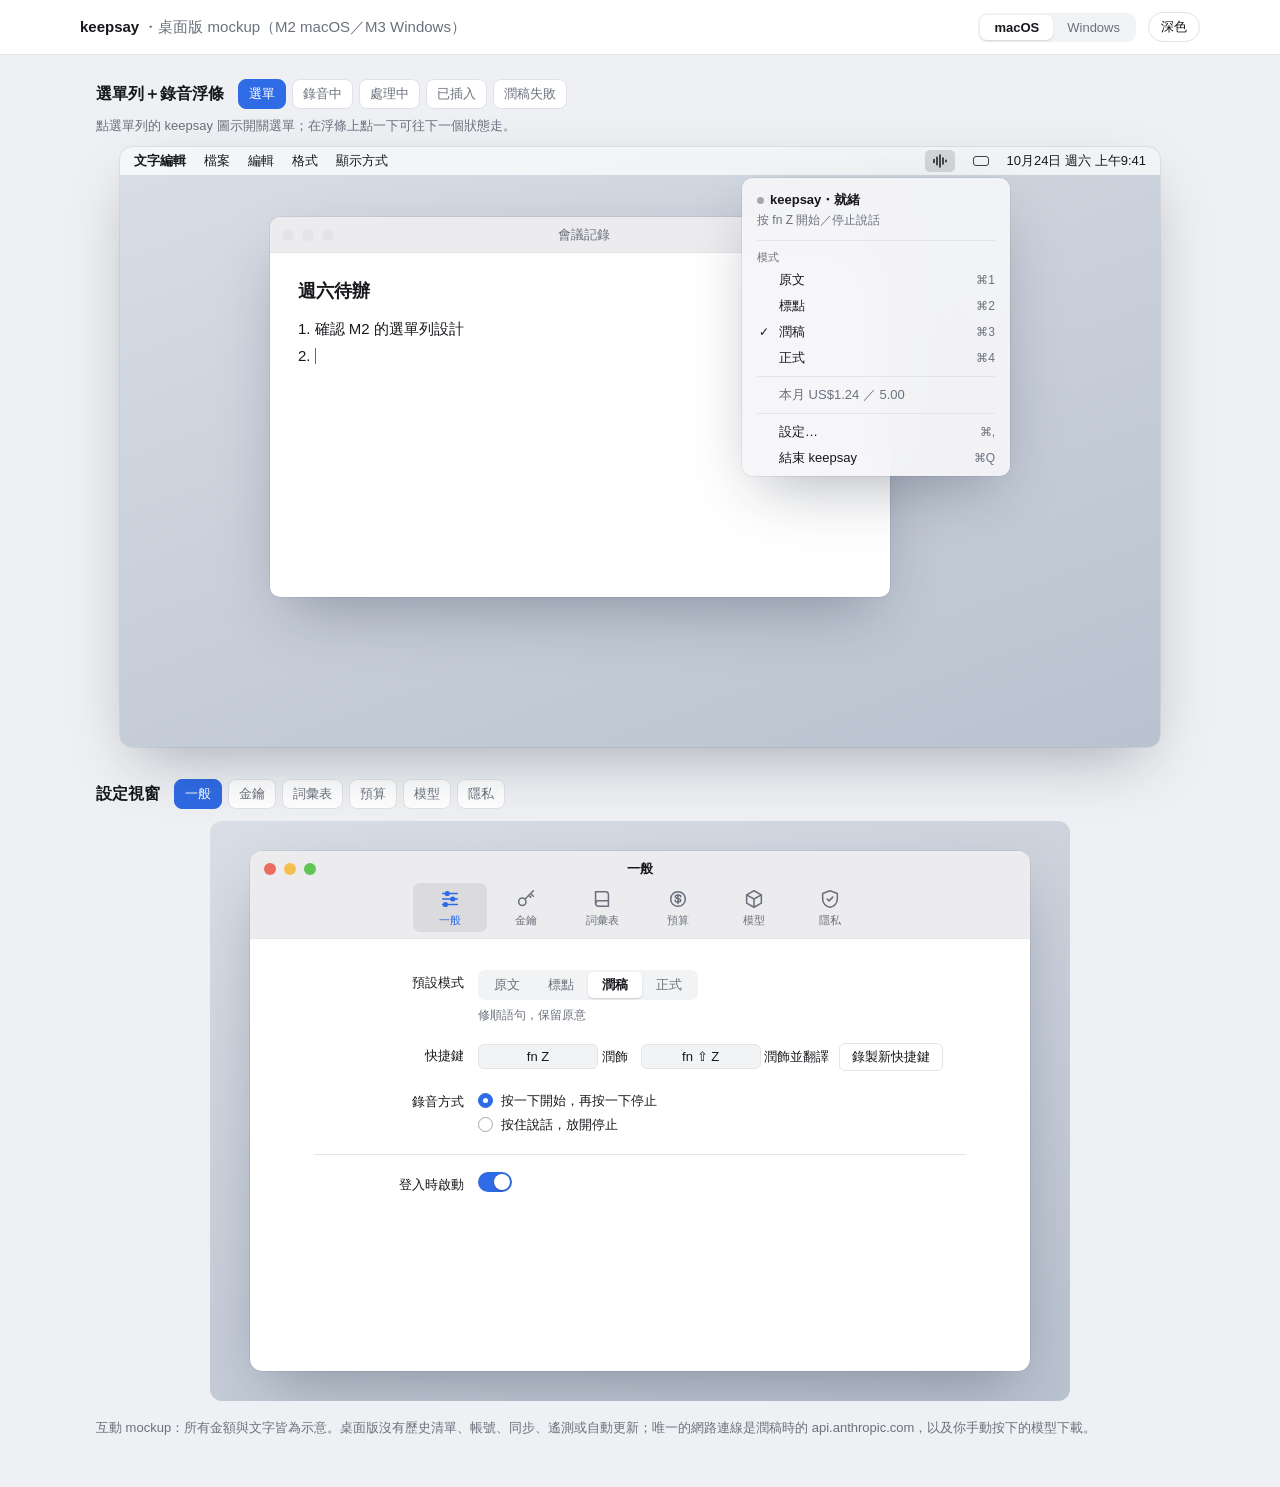
<file: docs/mockups/desktop.html>
<!doctype html>
<html lang="zh-Hant-TW">
<head>
<meta charset="utf-8">
<meta name="viewport" content="width=device-width, initial-scale=1">
<title>keepsay Desktop Mockup</title>
<style>
:root {
  --bg: #eef0f3;
  --chrome: #ffffff;
  --chrome-line: #dfe2e7;
  --text: #16181c;
  --muted: #6b717c;
  --faint: #a2a7b0;
  --accent: #2f6be4;
  --accent-soft: #e6eefc;
  --accent-ink: #ffffff;
  --wall: linear-gradient(160deg, #d9dee6 0%, #c7ced9 55%, #b9c2cf 100%);
  --win: #ffffff;
  --win-side: #f3f4f6;
  --win-bar: #ececee;
  --line: #e2e4e8;
  --field: #f2f3f5;
  --menu: rgba(246, 246, 248, .92);
  --hud: rgba(28, 28, 31, .86);
  --hud-ink: #ffffff;
  --shadow: 0 24px 60px -18px rgba(20, 30, 50, .35), 0 0 0 .5px rgba(0,0,0,.12);
  --taskbar: rgba(238, 240, 244, .92);
  color-scheme: light;
}
@media (prefers-color-scheme: dark) {
  :root:not([data-theme="light"]) {
    --bg: #0f1013; --chrome: #17181c; --chrome-line: #2a2c31; --text: #f1f2f4; --muted: #9298a2; --faint: #61666f;
    --accent: #5b8cf5; --accent-soft: #1c2a47; --accent-ink: #ffffff;
    --wall: linear-gradient(160deg, #2a2f38 0%, #1f232a 55%, #181b21 100%);
    --win: #1f2024; --win-side: #26272b; --win-bar: #2a2b30; --line: #34363c; --field: #2b2d32;
    --menu: rgba(40, 41, 46, .92); --hud: rgba(40, 41, 46, .9); --hud-ink: #ffffff;
    --shadow: 0 24px 60px -18px rgba(0,0,0,.8), 0 0 0 .5px rgba(255,255,255,.1);
    --taskbar: rgba(32, 33, 37, .92); color-scheme: dark;
  }
}
:root[data-theme="dark"] {
  --bg: #0f1013; --chrome: #17181c; --chrome-line: #2a2c31; --text: #f1f2f4; --muted: #9298a2; --faint: #61666f;
  --accent: #5b8cf5; --accent-soft: #1c2a47; --accent-ink: #ffffff;
  --wall: linear-gradient(160deg, #2a2f38 0%, #1f232a 55%, #181b21 100%);
  --win: #1f2024; --win-side: #26272b; --win-bar: #2a2b30; --line: #34363c; --field: #2b2d32;
  --menu: rgba(40, 41, 46, .92); --hud: rgba(40, 41, 46, .9); --hud-ink: #ffffff;
  --shadow: 0 24px 60px -18px rgba(0,0,0,.8), 0 0 0 .5px rgba(255,255,255,.1);
  --taskbar: rgba(32, 33, 37, .92); color-scheme: dark;
}
* { box-sizing: border-box; }
html, body { margin: 0; }
body {
  background: var(--bg); color: var(--text); overflow-x: hidden;
  font-family: -apple-system, BlinkMacSystemFont, "SF Pro Text", "PingFang TC", "Segoe UI Variable", "Segoe UI", "Microsoft JhengHei", "Noto Sans TC", sans-serif;
  -webkit-font-smoothing: antialiased;
}
button { font: inherit; color: inherit; cursor: pointer; }
input { font: inherit; color: inherit; }
.win-font, .win-font button, .win-font input { font-family: "Segoe UI Variable", "Segoe UI", "Microsoft JhengHei", "Noto Sans TC", system-ui, sans-serif; }

/* ---------- page chrome ---------- */
.pagebar { position: sticky; top: 0; z-index: 50; background: var(--chrome); border-bottom: 1px solid var(--chrome-line); padding: 12px 16px; }
.pagebar-top { display: flex; align-items: center; gap: 12px; max-width: 1120px; margin: 0 auto; }
.pagebar h1 { font-size: 15px; font-weight: 600; margin: 0; flex: 1; min-width: 0; }
.pagebar h1 span { color: var(--muted); font-weight: 400; }
@media (max-width: 640px) { .pagebar h1 span { display: none; } }
.pill-btn { border: 1px solid var(--chrome-line); background: transparent; border-radius: 999px; padding: 5px 12px; font-size: 13px; white-space: nowrap; }
.tabs { display: inline-flex; background: var(--field); border-radius: 9px; padding: 2px; }
.tabs button { border: 0; background: transparent; border-radius: 7px; padding: 5px 14px; font-size: 13px; color: var(--muted); }
.tabs button.on { background: var(--chrome); color: var(--text); font-weight: 600; box-shadow: 0 1px 2px rgba(0,0,0,.12); }

.section { max-width: 1120px; margin: 0 auto; padding: 24px 16px 8px; }
.sec-head { display: flex; flex-wrap: wrap; align-items: center; gap: 8px 14px; margin-bottom: 12px; }
.sec-head h2 { font-size: 16px; margin: 0; font-weight: 600; }
.sec-head p { margin: 0; color: var(--muted); font-size: 13px; flex-basis: 100%; }
.switcher { display: flex; flex-wrap: wrap; gap: 6px; }
.switcher button { border: 1px solid var(--chrome-line); background: var(--chrome); border-radius: 8px; padding: 5px 10px; font-size: 13px; color: var(--muted); }
.switcher button.on { background: var(--accent); border-color: var(--accent); color: var(--accent-ink); }

.fit { position: relative; margin: 0 auto; }
.fit > .frame { position: absolute; top: 0; left: 0; transform-origin: top left; border-radius: 12px; overflow: hidden; }
.platform { display: none; }
.platform.on { display: block; }
.footnote { max-width: 1120px; margin: 8px auto 48px; padding: 0 16px; color: var(--muted); font-size: 13px; line-height: 1.7; }

/* ---------- desktop scene ---------- */
.scene { width: 1040px; height: 600px; background: var(--wall); position: relative; box-shadow: var(--shadow); }
.menubar {
  height: 28px; display: flex; align-items: center; padding: 0 14px; gap: 18px; font-size: 13px;
  background: color-mix(in srgb, var(--win) 72%, transparent); backdrop-filter: blur(20px);
}
.menubar b { font-weight: 600; }
.menubar .spacer { flex: 1; }
.mb-icon { display: grid; place-items: center; width: 30px; height: 22px; border-radius: 5px; border: 0; background: transparent; padding: 0; }
.mb-icon.on { background: color-mix(in srgb, var(--text) 14%, transparent); }
.mb-icon.live, .tray .ti.live { color: var(--accent); }
.mb-icon svg { width: 18px; height: 18px; }
.mb-glyph { width: 16px; height: 10px; border: 1.5px solid var(--text); border-radius: 3px; opacity: .8; }

.appwin {
  position: absolute; background: var(--win); border-radius: 10px; box-shadow: var(--shadow); overflow: hidden;
}
.titlebar { height: 36px; display: flex; align-items: center; padding: 0 12px; gap: 8px; background: var(--win-bar); font-size: 13px; color: var(--muted); border-bottom: 1px solid var(--line); }
.lights { display: flex; gap: 8px; }
.lights i { width: 12px; height: 12px; border-radius: 6px; background: var(--line); display: block; }
.doc { padding: 22px 28px; font-size: 15px; line-height: 1.8; }
.doc h4 { margin: 0 0 8px; font-size: 18px; }
.ins { background: var(--accent-soft); border-radius: 3px; transition: background 1.5s; }
.caret { display: inline-block; width: 1.5px; height: 1.1em; background: var(--accent); vertical-align: -3px; animation: blink 1s steps(1) infinite; }
@keyframes blink { 50% { opacity: 0; } }

.menu {
  position: absolute; width: 268px; background: var(--menu); backdrop-filter: blur(30px); border-radius: 10px; padding: 5px;
  box-shadow: var(--shadow); font-size: 13px; z-index: 5;
}
.menu .mi { display: flex; align-items: center; gap: 8px; padding: 0 10px; height: 26px; border-radius: 5px; border: 0; background: transparent; width: 100%; text-align: left; font-size: 13px; }
.menu button.mi:hover { background: var(--accent); color: var(--accent-ink); }
.menu button.mi:hover .kbd, .menu button.mi:hover .check { color: var(--accent-ink); }
.menu .mi .grow { flex: 1; }
.menu .kbd { color: var(--muted); font-size: 12px; }
.menu .check { width: 14px; color: var(--text); font-size: 12px; text-align: center; }
.menu .sep { height: 1px; background: var(--line); margin: 5px 10px; }
.menu .head { padding: 8px 10px 6px; }
.menu .head .t { font-weight: 600; font-size: 13px; display: flex; align-items: center; gap: 6px; }
.menu .head .s { color: var(--muted); font-size: 12px; margin-top: 3px; }
.menu .label { color: var(--muted); font-size: 11px; padding: 4px 10px 2px; }
.dot { width: 7px; height: 7px; border-radius: 4px; background: var(--faint); display: inline-block; }
.dot.on { background: var(--accent); }
.menu .muted { color: var(--muted); }

/* HUD overlay */
.hud {
  position: absolute; left: 50%; transform: translateX(-50%); display: flex; align-items: center; gap: 12px;
  background: var(--hud); color: var(--hud-ink); backdrop-filter: blur(24px); height: 48px; padding: 0 20px 0 16px;
  border-radius: 24px; font-size: 14px; white-space: nowrap; box-shadow: 0 12px 30px -8px rgba(0,0,0,.45); z-index: 6;
}
.hud.win { border-radius: 8px; height: 52px; background: var(--menu); color: var(--text); border: 1px solid var(--line); }
.hud .bars { display: flex; gap: 3px; align-items: center; height: 22px; }
.hud .bars i { width: 3px; border-radius: 2px; background: var(--accent); height: 6px; transition: height .09s; }
.hud .t { font-variant-numeric: tabular-nums; opacity: .75; }
.hud .k { font-size: 12px; opacity: .6; border-left: 1px solid currentColor; padding-left: 12px; margin-left: 2px; border-color: color-mix(in srgb, currentColor 30%, transparent); }
.spin { width: 16px; height: 16px; border-radius: 50%; border: 2px solid color-mix(in srgb, currentColor 25%, transparent); border-top-color: var(--accent); animation: spin .8s linear infinite; }
@keyframes spin { to { transform: rotate(360deg); } }
.okc { width: 20px; height: 20px; border-radius: 10px; background: var(--accent); color: #fff; display: grid; place-items: center; }
.okc svg { width: 12px; height: 12px; }
.okc.warn { background: #8a8f98; }
.recdot { width: 10px; height: 10px; border-radius: 5px; background: var(--accent); animation: pulse 1.2s infinite; }
@keyframes pulse { 50% { opacity: .35; } }

/* Windows taskbar */
.taskbar {
  position: absolute; left: 0; right: 0; bottom: 0; height: 48px; background: var(--taskbar); backdrop-filter: blur(30px);
  border-top: 1px solid var(--line); display: flex; align-items: center; padding: 0 10px; font-size: 12px;
}
.tb-center { position: absolute; left: 50%; transform: translateX(-50%); display: flex; gap: 6px; }
.tb-center i { width: 36px; height: 36px; border-radius: 6px; display: grid; place-items: center; }
.tb-center i::after { content: ""; width: 22px; height: 22px; border-radius: 5px; background: color-mix(in srgb, var(--text) 18%, transparent); }
.tb-center i.active { background: color-mix(in srgb, var(--text) 7%, transparent); }
.tray { margin-left: auto; display: flex; align-items: center; gap: 2px; }
.tray .ti { height: 36px; min-width: 30px; padding: 0 6px; border-radius: 5px; display: grid; place-items: center; border: 0; background: transparent; }
.tray .ti.on { background: color-mix(in srgb, var(--text) 9%, transparent); }
.tray .ti svg { width: 16px; height: 16px; }
.tray .clock { text-align: right; line-height: 1.35; padding: 0 8px; font-size: 12px; }
.menu.win { border-radius: 8px; padding: 4px; border: 1px solid var(--line); width: 272px; }
.menu.win .mi { height: 32px; border-radius: 4px; padding: 0 12px; }
.menu.win button.mi:hover { background: color-mix(in srgb, var(--text) 7%, transparent); color: var(--text); }
.menu.win button.mi:hover .kbd { color: var(--muted); }
.menu.win button.mi:hover .check { color: var(--text); }

/* ---------- settings windows ---------- */
.backdrop { width: 860px; height: 580px; background: var(--wall); position: relative; display: grid; place-items: center; }
.setwin { width: 780px; height: 520px; background: var(--win); border-radius: 12px; box-shadow: var(--shadow); overflow: hidden; display: flex; flex-direction: column; position: relative; }
.mac-toolbar { background: var(--win-bar); border-bottom: 1px solid var(--line); padding: 10px 14px 6px; }
.mac-toolbar .top { display: flex; align-items: center; height: 16px; }
.mac-toolbar .top .ttl { flex: 1; text-align: center; font-size: 13px; font-weight: 600; margin-right: 52px; }
.mac-tabs { display: flex; justify-content: center; gap: 2px; margin-top: 6px; }
.mac-tabs button { border: 0; background: transparent; border-radius: 7px; width: 74px; padding: 5px 0 4px; display: flex; flex-direction: column; align-items: center; gap: 3px; font-size: 11px; color: var(--muted); }
.mac-tabs button svg { width: 22px; height: 22px; }
.mac-tabs button.on { background: color-mix(in srgb, var(--text) 8%, transparent); color: var(--accent); }
.pane { flex: 1; overflow: auto; padding: 22px 64px 24px; font-size: 13px; }
.form-row { display: grid; grid-template-columns: 150px 1fr; gap: 14px; align-items: start; padding: 9px 0; }
.form-row > .lbl { text-align: right; color: var(--text); padding-top: 4px; }
.form-row .help { color: var(--muted); font-size: 12px; margin-top: 6px; line-height: 1.55; }
.hr { height: 1px; background: var(--line); margin: 8px 0; }
.seg { display: inline-flex; background: var(--field); border-radius: 7px; padding: 2px; }
.seg button { border: 0; background: transparent; border-radius: 5px; padding: 4px 14px; font-size: 13px; color: var(--muted); }
.seg button.on { background: var(--win); color: var(--text); font-weight: 600; box-shadow: 0 1px 2px rgba(0,0,0,.15); }
.keycap { display: inline-flex; align-items: center; gap: 6px; border: 1px solid var(--line); background: var(--field); border-radius: 6px; padding: 4px 10px; font-size: 13px; min-width: 120px; justify-content: center; }
.radio-line { display: flex; align-items: center; gap: 8px; padding: 3px 0; cursor: pointer; }
.rd { width: 15px; height: 15px; border-radius: 8px; border: 1.5px solid var(--faint); display: grid; place-items: center; flex: none; }
.rd.on { border-color: var(--accent); background: var(--accent); }
.rd.on::after { content: ""; width: 5px; height: 5px; border-radius: 3px; background: #fff; }
.tgl { width: 34px; height: 20px; border-radius: 10px; background: var(--line); position: relative; border: 0; padding: 0; flex: none; }
.tgl::after { content: ""; position: absolute; top: 2px; left: 2px; width: 16px; height: 16px; border-radius: 8px; background: #fff; box-shadow: 0 1px 2px rgba(0,0,0,.25); transition: left .15s; }
.tgl.on { background: var(--accent); }
.tgl.on::after { left: 16px; }
.btn { border: 1px solid var(--line); background: var(--win); border-radius: 6px; padding: 4px 12px; font-size: 13px; min-height: 26px; }
.btn.primary { background: var(--accent); border-color: var(--accent); color: var(--accent-ink); }
.btn[disabled] { opacity: .45; cursor: default; }
.fp { font-family: ui-monospace, "SF Mono", Menlo, Consolas, monospace; background: var(--field); padding: 3px 8px; border-radius: 5px; font-size: 13px; }
.box { border: 1px solid var(--line); border-radius: 8px; overflow: hidden; }
.box .r { display: flex; align-items: center; gap: 10px; padding: 0 12px; min-height: 34px; border-bottom: 1px solid var(--line); }
.box .r:last-child { border-bottom: 0; }
.box .r .grow { flex: 1; min-width: 0; }
.box .r .sub { color: var(--muted); font-size: 11px; }
.box .r.sel { background: var(--accent-soft); }
.box-tools { display: flex; border: 1px solid var(--line); border-top: 0; border-radius: 0 0 8px 8px; margin-top: -1px; }
.box-tools button { border: 0; border-right: 1px solid var(--line); background: transparent; width: 28px; height: 24px; font-size: 15px; color: var(--muted); }
.box-tools input { flex: 1; border: 0; background: transparent; outline: 0; padding: 0 10px; font-size: 13px; min-width: 0; }
.securefield { display: flex; align-items: center; gap: 8px; border: 1px solid var(--line); border-radius: 6px; padding: 0 8px; height: 28px; background: var(--win); width: 300px; }
.securefield:focus-within { border-color: var(--accent); box-shadow: 0 0 0 3px color-mix(in srgb, var(--accent) 25%, transparent); }
.securefield input { border: 0; outline: 0; background: transparent; flex: 1; min-width: 0; font-size: 13px; letter-spacing: 1.5px; }
.securefield input::placeholder { letter-spacing: 0; color: var(--faint); }
.securefield svg { width: 14px; height: 14px; color: var(--faint); }
.num { width: 80px; border: 1px solid var(--line); border-radius: 6px; padding: 3px 8px; background: var(--win); text-align: right; font-size: 13px; font-variant-numeric: tabular-nums; outline: 0; }
.ubar { height: 8px; background: var(--field); border-radius: 4px; position: relative; width: 320px; margin: 6px 0 4px; }
.ubar i { position: absolute; inset: 0 auto 0 0; background: var(--accent); border-radius: 4px; }
.ubar b { position: absolute; top: -3px; bottom: -3px; width: 2px; background: var(--muted); }
.tag { display: inline-block; font-size: 11px; color: var(--accent); background: var(--accent-soft); padding: 2px 6px; border-radius: 4px; margin-left: 6px; }
.perm { display: inline-flex; align-items: center; gap: 6px; }
.privacy-card { border: 1px dashed var(--line); border-radius: 10px; padding: 14px 16px; margin-top: 6px; }
.privacy-card .p1 { font-weight: 600; font-size: 14px; }
.privacy-card .p2 { color: var(--muted); font-size: 12px; margin-top: 6px; line-height: 1.6; }
details.guide summary { cursor: pointer; color: var(--accent); font-size: 12px; margin-top: 8px; }
details.guide ol { margin: 6px 0 0; padding-left: 18px; color: var(--muted); font-size: 12px; line-height: 1.7; }
details.guide b { color: var(--text); font-weight: 600; }

/* Windows settings */
.win-titlebar { height: 40px; display: flex; align-items: center; padding-left: 14px; font-size: 12px; gap: 10px; background: var(--win-side); }
.win-titlebar .grow { flex: 1; }
.win-titlebar .caps { display: flex; }
.win-titlebar .caps span { width: 46px; height: 40px; display: grid; place-items: center; font-size: 13px; color: var(--muted); }
.win-body { flex: 1; display: flex; min-height: 0; background: var(--win-side); }
.win-nav { width: 200px; padding: 8px 6px; }
.win-nav button { display: flex; align-items: center; gap: 12px; width: 100%; border: 0; background: transparent; border-radius: 5px; height: 36px; padding: 0 12px; font-size: 14px; position: relative; text-align: left; }
.win-nav button svg { width: 16px; height: 16px; color: var(--muted); }
.win-nav button.on { background: color-mix(in srgb, var(--text) 7%, transparent); }
.win-nav button.on::before { content: ""; position: absolute; left: 0; top: 10px; bottom: 10px; width: 3px; border-radius: 2px; background: var(--accent); }
.win-content { flex: 1; overflow: auto; padding: 8px 24px 24px 12px; }
.win-content h3 { font-size: 26px; font-weight: 600; margin: 4px 0 16px; letter-spacing: -.3px; }
.card { background: var(--win); border: 1px solid var(--line); border-radius: 6px; padding: 12px 16px; display: flex; align-items: center; gap: 14px; margin-bottom: 4px; font-size: 14px; min-height: 60px; }
.card .grow { flex: 1; min-width: 0; }
.card .sub { color: var(--muted); font-size: 12px; margin-top: 2px; line-height: 1.5; }
.card.col { display: block; }
.win-font .btn { border-radius: 4px; min-height: 32px; padding: 4px 14px; font-size: 14px; }
.win-font .seg { border-radius: 4px; }
.webview-tag { display: inline-block; font-size: 11px; color: var(--muted); border: 1px solid var(--line); border-radius: 4px; padding: 1px 6px; margin-left: 8px; vertical-align: 3px; font-weight: 400; letter-spacing: 0; }

/* Native Win32 dialog — deliberately not themed by the page */
.native-layer { position: absolute; inset: 0; background: rgba(0,0,0,.4); display: none; place-items: center; z-index: 20; }
.native-layer.on { display: grid; }
.native-wrap { position: relative; }
.native-callout {
  position: absolute; left: 50%; top: calc(100% + 14px); transform: translateX(-50%); white-space: nowrap;
  background: #fff7d6; color: #5a4a00; border: 1.5px dashed #b08d00; border-radius: 6px; font-size: 12px; font-weight: 600; padding: 4px 10px;
  font-family: "Segoe UI", "Microsoft JhengHei", sans-serif;
}
.w32 {
  width: 380px; background: #f0f0f0; color: #000; border: 1px solid #8a8a8a; box-shadow: 0 8px 28px rgba(0,0,0,.4);
  font-family: "Segoe UI", "Microsoft JhengHei", Tahoma, sans-serif; font-size: 12px; color-scheme: light;
}
.w32 .cap { height: 30px; background: #fff; display: flex; align-items: center; padding-left: 10px; gap: 8px; border-bottom: 1px solid #dcdcdc; }
.w32 .cap .ico { width: 14px; height: 14px; background: #2f6be4; border-radius: 2px; }
.w32 .cap .grow { flex: 1; }
.w32 .cap .x { width: 44px; height: 30px; display: grid; place-items: center; font-size: 13px; }
.w32 .body { padding: 16px 16px 12px; }
.w32 .body p { margin: 0 0 8px; line-height: 1.5; }
.w32 input {
  width: 100%; height: 23px; border: 1px solid #7a7a7a; background: #fff; padding: 0 4px; font-size: 13px; outline: 0; color: #000;
  font-family: inherit; letter-spacing: 1px;
}
.w32 input:focus { border-color: #0078d7; }
.w32 .small { color: #444; margin-top: 8px; line-height: 1.5; }
.w32 .foot { display: flex; justify-content: flex-end; gap: 8px; padding: 10px 16px 14px; }
.w32 .foot button { min-width: 75px; height: 23px; background: #e1e1e1; border: 1px solid #adadad; font-size: 12px; font-family: inherit; color: #000; }
.w32 .foot button.def { border: 2px solid #0078d7; }
.w32 .foot button[disabled] { color: #8a8a8a; }
</style>
</head>
<body>

<header class="pagebar">
  <div class="pagebar-top">
    <h1>keepsay <span>・桌面版 mockup（M2 macOS／M3 Windows）</span></h1>
    <div class="tabs" id="platTabs"><button data-plat="mac" class="on">macOS</button><button data-plat="win">Windows</button></div>
    <button class="pill-btn" id="themeBtn" type="button">深色</button>
  </div>
</header>

<!-- ======================= macOS ======================= -->
<div class="platform on" id="plat-mac">
  <section class="section">
    <div class="sec-head">
      <h2>選單列＋錄音浮條</h2>
      <div class="switcher" data-scene-for="mac">
        <button data-scene="menu">選單</button><button data-scene="rec">錄音中</button><button data-scene="proc">處理中</button><button data-scene="ins">已插入</button><button data-scene="fb">潤稿失敗</button>
      </div>
      <p>點選單列的 keepsay 圖示開關選單；在浮條上點一下可往下一個狀態走。</p>
    </div>
    <div class="fit" data-w="1040" data-h="600">
      <div class="frame scene" id="mac-scene">
        <div class="menubar">
          <b>文字編輯</b><span>檔案</span><span>編輯</span><span>格式</span><span>顯示方式</span>
          <span class="spacer"></span>
          <button class="mb-icon on" id="mac-icon" aria-label="keepsay"></button>
          <span class="mb-glyph"></span>
          <span>10月24日 週六 上午9:41</span>
        </div>
        <div class="appwin" style="left:150px;top:70px;width:620px;height:380px">
          <div class="titlebar"><span class="lights"><i></i><i></i><i></i></span><span style="flex:1;text-align:center;margin-right:52px">會議記錄</span></div>
          <div class="doc" id="mac-doc"></div>
        </div>
        <div id="mac-menu-slot"></div>
        <div id="mac-hud-slot"></div>
      </div>
    </div>
  </section>

  <section class="section">
    <div class="sec-head">
      <h2>設定視窗</h2>
      <div class="switcher" data-pane-for="mac"></div>
    </div>
    <div class="fit" data-w="860" data-h="580">
      <div class="frame backdrop">
        <div class="setwin">
          <div class="mac-toolbar">
            <div class="top"><span class="lights"><i style="background:#ec6a5e"></i><i style="background:#f4bf4f"></i><i style="background:#61c554"></i></span><span class="ttl" id="mac-pane-title">一般</span></div>
            <div class="mac-tabs" id="mac-tabs"></div>
          </div>
          <div class="pane" id="mac-pane"></div>
        </div>
      </div>
    </div>
  </section>
</div>

<!-- ======================= Windows ======================= -->
<div class="platform win-font" id="plat-win">
  <section class="section">
    <div class="sec-head">
      <h2>系統匣＋錄音浮條（Win11）</h2>
      <div class="switcher" data-scene-for="win">
        <button data-scene="menu">選單</button><button data-scene="rec">錄音中</button><button data-scene="proc">處理中</button><button data-scene="ins">已插入</button><button data-scene="fb">潤稿失敗</button>
      </div>
      <p>點系統匣的 keepsay 圖示開關選單；在浮條上點一下可往下一個狀態走。</p>
    </div>
    <div class="fit" data-w="1040" data-h="600">
      <div class="frame scene" id="win-scene">
        <div class="appwin" style="left:170px;top:40px;width:640px;height:400px;border-radius:8px">
          <div class="titlebar" style="background:var(--win-side)"><span style="flex:1">會議記錄.txt － 記事本</span><span style="letter-spacing:22px">─ □ ✕</span></div>
          <div class="doc" id="win-doc"></div>
        </div>
        <div id="win-menu-slot"></div>
        <div id="win-hud-slot"></div>
        <div class="taskbar">
          <div class="tb-center"><i></i><i></i><i class="active"></i><i></i><i></i></div>
          <div class="tray">
            <span class="ti">⌃</span>
            <button class="ti on" id="win-icon" aria-label="keepsay"></button>
            <span class="ti"><span class="mb-glyph" style="width:14px;height:9px"></span></span>
            <span class="clock">上午 09:41<br>2026/10/24</span>
          </div>
        </div>
      </div>
    </div>
  </section>

  <section class="section">
    <div class="sec-head">
      <h2>設定視窗</h2>
      <div class="switcher" data-pane-for="win"></div>
      <p>設定頁本身是 WebView。金鑰輸入改由原生 Win32 對話框處理（到「金鑰」頁按「更換…」）。</p>
    </div>
    <div class="fit" data-w="860" data-h="580">
      <div class="frame backdrop">
        <div class="setwin" style="border-radius:8px">
          <div class="win-titlebar"><span class="okc" style="width:16px;height:16px;border-radius:4px"></span><span class="grow">keepsay 設定</span><span class="caps"><span>─</span><span>□</span><span>✕</span></span></div>
          <div class="win-body">
            <nav class="win-nav" id="win-nav"></nav>
            <div class="win-content" id="win-pane"></div>
          </div>
          <div class="native-layer" id="native-layer">
            <div class="native-wrap">
              <div class="native-callout">原生對話框（金鑰不進 WebView）</div>
              <div class="w32" role="dialog" aria-label="keepsay — 輸入 API 金鑰">
                <div class="cap"><span class="ico"></span><span class="grow">keepsay — 輸入 API 金鑰</span><span class="x" id="w32-x">✕</span></div>
                <div class="body">
                  <p>請貼上你的 Claude API 金鑰：</p>
                  <input type="password" id="w32-input" autocomplete="off" spellcheck="false">
                  <div class="small">金鑰會存入 Windows 認證管理員（DPAPI）。<br>儲存後只顯示末四碼，無法再查看。</div>
                </div>
                <div class="foot"><button class="def" id="w32-ok" disabled>確定</button><button id="w32-cancel">取消</button></div>
              </div>
            </div>
          </div>
        </div>
      </div>
    </div>
  </section>
</div>

<p class="footnote">互動 mockup：所有金額與文字皆為示意。桌面版沒有歷史清單、帳號、同步、遙測或自動更新；唯一的網路連線是潤稿時的 api.anthropic.com，以及你手動按下的模型下載。</p>

<script>
(function () {
  var $ = function (s, r) { return (r || document).querySelector(s); };
  var $$ = function (s, r) { return Array.prototype.slice.call((r || document).querySelectorAll(s)); };
  function esc(s) { return String(s).replace(/[&<>"']/g, function (c) { return { '&': '&amp;', '<': '&lt;', '>': '&gt;', '"': '&quot;', "'": '&#39;' }[c]; }); }

  /* ---- theme ---- */
  var root = document.documentElement, themeBtn = $('#themeBtn');
  function isDark() { var t = root.getAttribute('data-theme'); if (t) return t === 'dark'; return matchMedia('(prefers-color-scheme: dark)').matches; }
  function syncTheme() { themeBtn.textContent = isDark() ? '淺色' : '深色'; }
  themeBtn.onclick = function () { root.setAttribute('data-theme', isDark() ? 'light' : 'dark'); syncTheme(); };
  syncTheme();

  /* ---- fit frames ---- */
  function fitAll() {
    $$('.platform.on .fit').forEach(function (f) {
      var w = +f.dataset.w, h = +f.dataset.h;
      var cs = getComputedStyle(f.parentElement);
      var avail = f.parentElement.clientWidth - parseFloat(cs.paddingLeft) - parseFloat(cs.paddingRight);
      var s = Math.min(1, avail / w);
      f.style.width = (w * s) + 'px'; f.style.height = (h * s) + 'px';
      f.firstElementChild.style.transform = 'scale(' + s + ')';
    });
  }
  addEventListener('resize', fitAll);

  /* ---- platform tabs ---- */
  $('#platTabs').onclick = function (e) {
    var b = e.target.closest('button'); if (!b) return;
    $$('#platTabs button').forEach(function (x) { x.classList.toggle('on', x === b); });
    $$('.platform').forEach(function (p) { p.classList.toggle('on', p.id === 'plat-' + b.dataset.plat); });
    fitAll();
  };

  /* ---- shared state ---- */
  var MODES = [['raw', '原文'], ['light', '標點'], ['polish', '潤稿'], ['formal', '正式']];
  var MODE_DESC = { raw: '只轉寫，不連網', light: '補標點、分段，不改字', polish: '修順語句，保留原意', formal: '改成正式書面語' };
  var S = {
    mode: 'polish', hasKey: true, fp: 'a1B2', toggle: true,
    glossary: ['keepsay', 'Kevin', 'TestFlight', 'Claude', 'WebView'], gSel: -1,
    model: 'small',
    models: [
      { id: 'base', name: 'Whisper base', size: '142 MB', note: '最快', have: false },
      { id: 'small', name: 'Whisper small', size: '466 MB', note: '建議', have: true },
      { id: 'turbo', name: 'Whisper large-v3-turbo', size: '1.6 GB', note: '最準', have: false }
    ],
    mic: true, ax: false, macEdit: false
  };
  var SHORT = { mac: 'fn Z', win: 'Alt+Shift+Z' };
  var RAW = '明天下午三點跟 kevin 開會 討論 keep say 的 ios 鍵盤擴充 嗯 記得先準備 test flight 的版本';
  var POL = '明天下午三點跟 Kevin 開會，討論 keepsay 的 iOS 鍵盤擴充，記得先準備 TestFlight 的版本。';
  function modeName(m) { return MODES.filter(function (x) { return x[0] === m; })[0][1]; }

  var WAVE = '<svg viewBox="0 0 24 24" fill="none" stroke="currentColor" stroke-width="2" stroke-linecap="round"><path d="M4 10v4M8 7v10M12 4v16M16 8v8M20 11v2"/></svg>';
  var CHECK = '<svg viewBox="0 0 24 24" fill="none" stroke="currentColor" stroke-width="3.5" stroke-linecap="round" stroke-linejoin="round"><path d="M5 12l5 5 9-10"/></svg>';
  $('#mac-icon').innerHTML = WAVE; $('#win-icon').innerHTML = WAVE;

  /* ---- scenes (menu + overlay) ---- */
  var scene = { mac: 'menu', win: 'menu' }, menuOpen = { mac: true, win: true }, timers = { mac: [], win: [] };
  function clear(p) { timers[p].forEach(function (t) { clearInterval(t); clearTimeout(t); }); timers[p] = []; }

  function menuHTML(p) {
    var status = { menu: '就緒', rec: '錄音中', proc: '處理中', ins: '就緒', fb: '就緒' }[scene[p]];
    var h = '<div class="head"><div class="t"><span class="dot' + (scene[p] === 'rec' ? ' on' : '') + '"></span>keepsay・' + status + '</div>' +
      '<div class="s">按 ' + SHORT[p] + ' 開始／停止說話</div></div><div class="sep"></div><div class="label">模式</div>';
    MODES.forEach(function (m, i) {
      var dis = !S.hasKey && m[0] !== 'raw';
      h += '<button class="mi" data-mode="' + m[0] + '"' + (dis ? ' disabled style="opacity:.4"' : '') + '><span class="check">' + (S.mode === m[0] ? '✓' : '') + '</span><span class="grow">' + m[1] + '</span><span class="kbd">' + (p === 'mac' ? '⌘' + (i + 1) : '') + '</span></button>';
    });
    h += '<div class="sep"></div>';
    h += '<div class="mi muted"><span class="check"></span><span class="grow">' + (S.hasKey ? '本月 US$1.24 ／ 5.00' : '未設定金鑰・只用原文') + '</span></div>';
    h += '<div class="sep"></div>';
    h += '<button class="mi" data-act="settings"><span class="check"></span><span class="grow">設定…</span><span class="kbd">' + (p === 'mac' ? '⌘,' : '') + '</span></button>';
    h += '<button class="mi" data-act="quit"><span class="check"></span><span class="grow">結束 keepsay</span><span class="kbd">' + (p === 'mac' ? '⌘Q' : '') + '</span></button>';
    return h;
  }

  function hudHTML(p) {
    var s = scene[p], k = '<span class="k">' + SHORT[p] + ' 停止</span>';
    if (s === 'rec') {
      var bars = ''; for (var i = 0; i < 12; i++) bars += '<i></i>';
      return '<span class="recdot"></span><span class="bars">' + bars + '</span><span class="t" data-t>0:00</span>' + k;
    }
    if (s === 'proc') return '<span class="spin"></span><span data-ph>轉寫中…</span>';
    if (s === 'ins') return '<span class="okc">' + CHECK + '</span><span>已插入・' + modeName(S.mode) + '</span>';
    if (s === 'fb') return '<span class="okc warn"><b style="font-size:12px">!</b></span><span>潤稿失敗，已插入原文</span><span class="k">連線逾時</span>';
    return '';
  }

  function docHTML(p) {
    var s = scene[p], ins = '';
    if (s === 'ins') ins = '<span class="ins">' + esc(S.mode === 'raw' ? RAW : POL) + '</span>';
    if (s === 'fb') ins = '<span class="ins">' + esc(RAW) + '</span>';
    return '<h4>週六待辦</h4>1. 確認 M2 的選單列設計<br>2. ' + ins + '<span class="caret"></span>';
  }

  function renderScene(p) {
    clear(p);
    var sc = $('#' + p + '-scene');
    $('#' + p + '-doc').innerHTML = docHTML(p);
    $$('[data-scene-for="' + p + '"] button').forEach(function (b) { b.classList.toggle('on', b.dataset.scene === scene[p]); });
    // menu
    var ms = $('#' + p + '-menu-slot');
    var showMenu = menuOpen[p];
    $('#' + p + '-icon').classList.toggle('on', showMenu);
    $('#' + p + '-icon').classList.toggle('live', scene[p] === 'rec' || scene[p] === 'proc');
    if (showMenu) {
      ms.innerHTML = '<div class="menu' + (p === 'win' ? ' win' : '') + '" style="' +
        (p === 'mac' ? 'right:150px;top:31px' : 'right:70px;bottom:56px') + '">' + menuHTML(p) + '</div>';
    } else ms.innerHTML = '';
    // hud
    var hs = $('#' + p + '-hud-slot');
    var hh = hudHTML(p);
    hs.innerHTML = hh ? '<div class="hud' + (p === 'win' ? ' win' : '') + '" data-hud style="bottom:' + (p === 'mac' ? '40px' : '64px') + ';cursor:pointer">' + hh + '</div>' : '';
    var hud = $('[data-hud]', hs);
    if (scene[p] === 'rec') {
      var start = Date.now(), bars = $$('.bars i', hud);
      timers[p].push(setInterval(function () {
        bars.forEach(function (b, i) { var c = 1 - Math.abs(i - 5.5) / 7; b.style.height = Math.max(4, Math.round((Math.random() * .7 + .3) * 22 * c)) + 'px'; });
        var sec = Math.floor((Date.now() - start) / 1000); $('[data-t]', hud).textContent = Math.floor(sec / 60) + ':' + ('0' + sec % 60).slice(-2);
      }, 110));
    }
    if (scene[p] === 'proc') {
      var raw = S.mode === 'raw' || !S.hasKey;
      timers[p].push(setTimeout(function () {
        if (raw) { go(p, 'ins'); return; }
        $('[data-ph]', hud).textContent = '潤稿中…';
        timers[p].push(setTimeout(function () { go(p, 'ins'); }, 1200));
      }, 1000));
    }
    if (scene[p] === 'ins' || scene[p] === 'fb') {
      timers[p].push(setTimeout(function () { var i = $('.ins', sc); if (i) i.style.background = 'transparent'; }, 1400));
    }
  }
  function go(p, s) {
    scene[p] = s;
    if (s === 'menu') menuOpen[p] = true;
    else if (s === 'rec') menuOpen[p] = false;
    renderScene(p);
  }
  var NEXT = { rec: 'proc', proc: 'ins', ins: 'rec', fb: 'rec', menu: 'rec' };
  ['mac', 'win'].forEach(function (p) {
    $('[data-scene-for="' + p + '"]').onclick = function (e) { var b = e.target.closest('button'); if (b) go(p, b.dataset.scene); };
    $('#' + p + '-icon').onclick = function () { menuOpen[p] = !menuOpen[p]; renderScene(p); };
    $('#' + p + '-scene').addEventListener('click', function (e) {
      if (e.target.closest('[data-hud]')) { go(p, NEXT[scene[p]]); return; }
      var mi = e.target.closest('.menu [data-mode]');
      if (mi && !mi.disabled) { S.mode = mi.dataset.mode; renderAll(); return; }
      var act = e.target.closest('.menu [data-act]');
      if (act && act.dataset.act === 'settings') {
        menuOpen[p] = false; renderScene(p);
        $('#plat-' + p + ' .setwin').scrollIntoView({ behavior: 'smooth', block: 'center' });
      }
      if (act && act.dataset.act === 'quit') { menuOpen[p] = false; renderScene(p); }
    });
  });
  addEventListener('keydown', function (e) {
    if (e.altKey && e.code === 'Space') {
      e.preventDefault();
      var p = $('#plat-mac').classList.contains('on') ? 'mac' : 'win';
      go(p, scene[p] === 'rec' ? 'proc' : 'rec');
    }
  });

  /* ---- settings panes ---- */
  var ICONS = {
    general: '<path d="M4 6h16M4 12h16M4 18h16"/><circle cx="9" cy="6" r="2" fill="currentColor"/><circle cx="15" cy="12" r="2" fill="currentColor"/><circle cx="7" cy="18" r="2" fill="currentColor"/>',
    key: '<circle cx="8" cy="15" r="4"/><path d="M11 12l9-9M17 6l3 3M15 8l2 2"/>',
    glossary: '<path d="M5 4h11a3 3 0 0 1 3 3v13H8a3 3 0 0 1-3-3z"/><path d="M5 17a3 3 0 0 1 3-3h11"/>',
    budget: '<circle cx="12" cy="12" r="8"/><path d="M12 7v10M15 9.5c0-1-1.3-1.8-3-1.8s-3 .8-3 1.9 1.3 1.6 3 1.9 3 .9 3 1.9-1.3 1.9-3 1.9-3-.8-3-1.8"/>',
    model: '<path d="M12 3l8 4.5v9L12 21l-8-4.5v-9z"/><path d="M4 7.5l8 4.5 8-4.5M12 12v9"/>',
    privacy: '<path d="M12 3l8 3v6c0 4.5-3.4 8.3-8 9-4.6-.7-8-4.5-8-9V6z"/><path d="M9 12l2 2 4-4"/>'
  };
  var PANES = [['general', '一般'], ['key', '金鑰'], ['glossary', '詞彙表'], ['budget', '預算'], ['model', '模型'], ['privacy', '隱私']];
  var pane = { mac: 'general', win: 'general' };
  function icon(n) { return '<svg viewBox="0 0 24 24" fill="none" stroke="currentColor" stroke-width="1.7" stroke-linecap="round" stroke-linejoin="round">' + ICONS[n] + '</svg>'; }
  function seg(attr) {
    return '<div class="seg">' + MODES.map(function (m) {
      var dis = !S.hasKey && m[0] !== 'raw';
      return '<button ' + attr + '="' + m[0] + '" class="' + (S.mode === m[0] ? 'on' : '') + '"' + (dis ? ' disabled style="opacity:.4"' : '') + '>' + m[1] + '</button>';
    }).join('') + '</div>';
  }
  var GUIDE = '<details class="guide"><summary>安全建議</summary><ol>' +
    '<li><b>開專用 workspace</b>，只給 keepsay 用。</li><li><b>不綁付款方式</b>、<b>關閉自動儲值</b>。</li>' +
    '<li>在 Console <b>設定花費上限</b>。</li><li><b>撤銷</b>：Console → API Keys → 停用或刪除。</li></ol></details>';

  /* macOS pane bodies (form layout) */
  function macPane(id) {
    if (id === 'general') return '' +
      row('預設模式', seg('data-setmode') + '<div class="help">' + MODE_DESC[S.mode] + '</div>') +
      row('快捷鍵', '<span class="keycap">fn Z</span> 潤飾　<span class="keycap">fn ⇧ Z</span> 潤飾並翻譯 <button class="btn" style="margin-left:6px">錄製新快捷鍵</button>') +
      row('錄音方式', radio('toggle', true, '按一下開始，再按一下停止') + radio('toggle', false, '按住說話，放開停止')) +
      '<div class="hr"></div>' +
      row('登入時啟動', '<button class="tgl on" data-tgl></button>');
    if (id === 'key') {
      var body;
      if (S.macEdit || !S.hasKey) {
        body = '<div class="securefield"><svg viewBox="0 0 24 24" fill="none" stroke="currentColor" stroke-width="2"><rect x="5" y="11" width="14" height="10" rx="2"/><path d="M8 11V8a4 4 0 0 1 8 0v3"/></svg>' +
          '<input type="password" id="mac-key-in" placeholder="sk-ant-…" autocomplete="off" spellcheck="false"></div>' +
          '<div style="margin-top:10px;display:flex;gap:8px"><button class="btn primary" id="mac-key-save" disabled>儲存到鑰匙圈</button>' +
          (S.hasKey ? '<button class="btn" id="mac-key-cancel">取消</button>' : '') + '</div>' +
          '<div class="help">SecureField：輸入時不顯示、不能複製。儲存後只留末四碼指紋。</div>' + GUIDE;
      } else {
        body = '<span class="fp">…' + esc(S.fp) + '</span> <span style="color:var(--muted);margin-left:6px">已存於鑰匙圈</span>' +
          '<div style="margin-top:10px;display:flex;gap:8px"><button class="btn" id="mac-key-replace">更換…</button><button class="btn" id="mac-key-del">刪除…</button></div>' +
          '<div class="help">完整金鑰不會再顯示或複製出來。</div>' + GUIDE;
      }
      return row('Claude API 金鑰', body) + (S.hasKey ? '' : row('', '<div class="help" style="margin-top:0">未設定金鑰時只能使用「原文」模式，完全離線。</div>'));
    }
    if (id === 'glossary') return row('詞彙表', glossaryBox() + '<div class="help">人名、產品名、專有名詞。轉寫與潤稿時會照這裡的寫法。</div>');
    if (id === 'budget') return budget(row);
    if (id === 'model') return row('語音模型', modelBox() + '<div class="help">只在你按下時下載，完成後比對 SHA-256，不符就刪除。<br>位置：~/Library/Application Support/keepsay</div>');
    if (id === 'privacy') return '' +
      row('麥克風', perm(S.mic, 'mic')) +
      row('輔助使用', perm(S.ax, 'ax') + '<div class="help">用來把文字插入游標位置。</div>') +
      '<div class="hr"></div>' + row('', privacyCard());
  }
  function row(l, c) { return '<div class="form-row"><div class="lbl">' + l + '</div><div>' + c + '</div></div>'; }
  function radio(name, val, label) { return '<div class="radio-line" data-radio="' + val + '"><span class="rd' + (S.toggle === val ? ' on' : '') + '"></span>' + label + '</div>'; }
  function perm(ok, which) {
    return ok ? '<span class="perm"><span class="dot on"></span>已允許</span>'
      : '<span class="perm"><span class="dot"></span>未允許</span> <button class="btn" data-perm="' + which + '" style="margin-left:8px">開啟系統設定…</button>';
  }
  function privacyCard() {
    return '<div class="privacy-card"><div class="p1">無遙測・不保存歷史・音訊不落地</div>' +
      '<div class="p2">唯一的連線：api.anthropic.com（潤稿時），以及你手動按下的模型下載。<br>沒有帳號、同步或自動更新。</div></div>';
  }
  function glossaryBox() {
    return '<div class="box" style="max-width:360px;border-radius:8px 8px 0 0">' + S.glossary.map(function (t, i) {
      return '<div class="r' + (S.gSel === i ? ' sel' : '') + '" data-g="' + i + '" style="cursor:pointer"><span class="grow">' + esc(t) + '</span></div>';
    }).join('') + '</div><div class="box-tools" style="max-width:360px"><button data-gadd>＋</button><button data-gdel>−</button><input data-gin placeholder="輸入詞彙後按 ＋ 或 Enter"></div>';
  }
  function modelBox() {
    return '<div class="box" style="max-width:440px">' + S.models.map(function (m) {
      var right = m.have ? '<span style="color:var(--accent);font-size:12px">✓ 已驗證</span>'
        : m.dl ? '<span style="color:var(--muted);font-size:12px">' + m.dl + '</span>'
          : '<button class="btn" data-dl="' + m.id + '">下載 ' + m.size + '</button>';
      return '<div class="r" data-pick="' + m.id + '" style="cursor:pointer;min-height:44px"><span class="rd' + (S.model === m.id ? ' on' : '') + '"></span><div class="grow">' + m.name +
        '<div class="sub">' + m.size + '・' + m.note + '</div></div>' + right + '</div>';
    }).join('') + '</div>';
  }
  function budget(rowFn) {
    return rowFn('本月用量', '<div style="font-variant-numeric:tabular-nums">US$1.24 <span style="color:var(--muted)">／ 5.00</span></div><div class="ubar"><i style="width:24.8%"></i><b style="left:60%"></b></div><div class="help" style="margin-top:2px">每月 1 日歸零・只在本機計算</div>') +
      rowFn('軟上限', 'US$ <input class="num" value="3.00"> <span style="color:var(--muted);margin-left:6px">到了提醒一次</span>') +
      rowFn('硬上限', 'US$ <input class="num" value="5.00"> <span style="color:var(--muted);margin-left:6px">到了停用潤稿，只出原文</span>') +
      '<div class="hr"></div>' +
      rowFn('價格表', '<div style="margin-bottom:6px;color:var(--muted)">每百萬 token<span class="tag">請核對官方定價</span></div>輸入 US$ <input class="num" value="3.00"> 輸出 US$ <input class="num" value="15.00">' +
        '<div class="help">用量依這張表估算。官方調價時請自行更新。</div>');
  }

  /* Windows pane bodies (card layout) */
  function winPane(id) {
    var name = PANES.filter(function (x) { return x[0] === id; })[0][1];
    var h = '<h3>' + name + (id === 'key' ? '' : '') + '</h3>';
    if (id === 'general') h += card('預設模式', MODE_DESC[S.mode], seg('data-setmode')) +
      card('快捷鍵', '潤飾／潤飾並翻譯', '<span class="keycap">Alt + Shift + Z</span> <span class="keycap">Alt + Shift + X</span>') +
      cardCol('錄音方式', radio('toggle', true, '按一下開始，再按一下停止') + radio('toggle', false, '按住說話，放開停止')) +
      card('登入時啟動', '', '<button class="tgl on" data-tgl></button>');
    if (id === 'key') {
      h += S.hasKey
        ? card('Claude API 金鑰', '已存於 Windows 認證管理員・完整金鑰不會再顯示', '<span class="fp">…' + esc(S.fp) + '</span><button class="btn" id="win-key-replace">更換…</button><button class="btn" id="win-key-del">刪除</button>')
        : card('Claude API 金鑰', '未設定・只能使用原文模式', '<button class="btn primary" id="win-key-replace">輸入金鑰…</button>');
      h += cardCol('', '<div style="font-size:13px;color:var(--muted);line-height:1.6">按「' + (S.hasKey ? '更換…' : '輸入金鑰…') + '」會跳出 Windows 原生對話框。<br>金鑰只經過原生程式碼，不會進入這個設定頁（WebView）。</div>' + GUIDE);
    }
    if (id === 'glossary') h += cardCol('詞彙表', '<div class="sub" style="margin:0 0 10px">人名、產品名、專有名詞。</div>' + glossaryBox());
    if (id === 'budget') h += '<div class="card col">' + budget(function (l, c) { return '<div class="form-row" style="grid-template-columns:110px 1fr"><div class="lbl" style="text-align:left">' + l + '</div><div>' + c + '</div></div>'; }) + '</div>';
    if (id === 'model') h += cardCol('語音模型', modelBox() + '<div class="sub" style="margin-top:10px">只在你按下時下載，完成後比對 SHA-256，不符就刪除。<br>位置：%LOCALAPPDATA%\\keepsay\\models</div>');
    if (id === 'privacy') h += card('麥克風', '設定 → 隱私權與安全性 → 麥克風', perm(S.mic, 'mic')) + cardCol('', privacyCard());
    return h;
  }
  function card(t, sub, right) { return '<div class="card"><div class="grow">' + t + (sub ? '<div class="sub">' + sub + '</div>' : '') + '</div><div style="display:flex;gap:8px;align-items:center">' + right + '</div></div>'; }
  function cardCol(t, body) { return '<div class="card col">' + (t ? '<div style="margin-bottom:8px">' + t + '</div>' : '') + body + '</div>'; }

  function renderPanes() {
    ['mac', 'win'].forEach(function (p) {
      var sw = $('[data-pane-for="' + p + '"]');
      sw.innerHTML = PANES.map(function (x) { return '<button data-pane="' + x[0] + '" class="' + (pane[p] === x[0] ? 'on' : '') + '">' + x[1] + '</button>'; }).join('') +
        (p === 'win' ? '<button data-native>原生金鑰對話框</button>' : '');
    });
    $('#mac-tabs').innerHTML = PANES.map(function (x) { return '<button data-pane="' + x[0] + '" class="' + (pane.mac === x[0] ? 'on' : '') + '">' + icon(x[0]) + x[1] + '</button>'; }).join('');
    $('#mac-pane-title').textContent = PANES.filter(function (x) { return x[0] === pane.mac; })[0][1];
    $('#mac-pane').innerHTML = macPane(pane.mac);
    $('#win-nav').innerHTML = PANES.map(function (x) { return '<button data-pane="' + x[0] + '" class="' + (pane.win === x[0] ? 'on' : '') + '">' + icon(x[0]) + x[1] + '</button>'; }).join('');
    $('#win-pane').innerHTML = winPane(pane.win);
    bindPane('mac'); bindPane('win');
  }
  function renderAll() { renderScene('mac'); renderScene('win'); renderPanes(); }

  function bindPane(p) {
    var host = p === 'mac' ? $('#mac-pane') : $('#win-pane');
    $$('[data-setmode]', host).forEach(function (b) { b.onclick = function () { if (!b.disabled) { S.mode = b.dataset.setmode; renderAll(); } }; });
    $$('[data-radio]', host).forEach(function (r) { r.onclick = function () { S.toggle = r.dataset.radio === 'true'; renderPanes(); }; });
    $$('[data-tgl]', host).forEach(function (t) { t.onclick = function () { t.classList.toggle('on'); }; });
    $$('[data-perm]', host).forEach(function (b) { b.onclick = function () { S[b.dataset.perm] = true; renderPanes(); }; });
    // glossary
    $$('[data-g]', host).forEach(function (r) { r.onclick = function () { S.gSel = +r.dataset.g; renderPanes(); }; });
    var gin = $('[data-gin]', host);
    var add = function () { var v = gin.value.trim(); if (v) { S.glossary.push(v); S.gSel = -1; renderPanes(); var n = $('[data-gin]', p === 'mac' ? $('#mac-pane') : $('#win-pane')); if (n) n.focus(); } };
    if (gin) {
      gin.onkeydown = function (e) { if (e.key === 'Enter') add(); };
      $('[data-gadd]', host).onclick = add;
      $('[data-gdel]', host).onclick = function () { if (S.gSel >= 0) { S.glossary.splice(S.gSel, 1); S.gSel = -1; renderPanes(); } };
    }
    // models
    $$('[data-pick]', host).forEach(function (r) {
      r.onclick = function (e) {
        if (e.target.closest('[data-dl]')) return;
        var m = S.models.filter(function (x) { return x.id === r.dataset.pick; })[0];
        if (m.have) { S.model = m.id; renderPanes(); }
      };
    });
    $$('[data-dl]', host).forEach(function (b) {
      b.onclick = function () {
        var m = S.models.filter(function (x) { return x.id === b.dataset.dl; })[0], pr = 0;
        var t = setInterval(function () {
          pr += 10; m.dl = pr < 100 ? '下載中 ' + pr + '%' : 'SHA-256 驗證中…'; renderPanes();
          if (pr >= 100) { clearInterval(t); setTimeout(function () { m.dl = null; m.have = true; renderPanes(); }, 800); }
        }, 160);
      };
    });
    // keys
    if (p === 'mac') {
      var rep = $('#mac-key-replace'), del = $('#mac-key-del'), inp = $('#mac-key-in');
      if (rep) rep.onclick = function () { S.macEdit = true; renderPanes(); $('#mac-key-in').focus(); };
      if (del) del.onclick = function () {
        if (del.dataset.armed) { S.hasKey = false; S.mode = 'raw'; renderAll(); return; }
        del.dataset.armed = '1'; del.textContent = '確定刪除？';
      };
      if (inp) {
        var save = $('#mac-key-save');
        inp.oninput = function () { save.disabled = inp.value.trim().length < 8; };
        save.onclick = function () { S.fp = inp.value.trim().slice(-4); S.hasKey = true; S.macEdit = false; if (S.mode === 'raw') S.mode = 'polish'; renderAll(); };
        var c = $('#mac-key-cancel'); if (c) c.onclick = function () { S.macEdit = false; renderPanes(); };
      }
    } else {
      var wr = $('#win-key-replace'), wd = $('#win-key-del');
      if (wr) wr.onclick = openNative;
      if (wd) wd.onclick = function () {
        if (wd.dataset.armed) { S.hasKey = false; S.mode = 'raw'; renderAll(); return; }
        wd.dataset.armed = '1'; wd.textContent = '確定刪除？';
      };
    }
  }

  ['mac', 'win'].forEach(function (p) {
    $('[data-pane-for="' + p + '"]').addEventListener('click', function (e) {
      var b = e.target.closest('button'); if (!b) return;
      if (b.hasAttribute('data-native')) { pane.win = 'key'; renderPanes(); openNative(); return; }
      pane[p] = b.dataset.pane; S.macEdit = false; renderPanes();
    });
  });
  $('#mac-tabs').addEventListener('click', function (e) { var b = e.target.closest('button'); if (b) { pane.mac = b.dataset.pane; S.macEdit = false; renderPanes(); } });
  $('#win-nav').addEventListener('click', function (e) { var b = e.target.closest('button'); if (b) { pane.win = b.dataset.pane; renderPanes(); } });

  /* native dialog */
  var nl = $('#native-layer'), wi = $('#w32-input'), wok = $('#w32-ok');
  function openNative() { wi.value = ''; wok.disabled = true; nl.classList.add('on'); setTimeout(function () { wi.focus({ preventScroll: true }); }, 0); }
  function closeNative() { wi.value = ''; nl.classList.remove('on'); }
  wi.oninput = function () { wok.disabled = wi.value.trim().length < 8; };
  wi.onkeydown = function (e) { if (e.key === 'Enter' && !wok.disabled) wok.click(); if (e.key === 'Escape') closeNative(); };
  wok.onclick = function () { S.fp = wi.value.trim().slice(-4); S.hasKey = true; if (S.mode === 'raw') S.mode = 'polish'; closeNative(); renderAll(); };
  $('#w32-cancel').onclick = closeNative; $('#w32-x').onclick = closeNative;

  renderAll(); fitAll();
})();
</script>
</body>
</html>
</file>
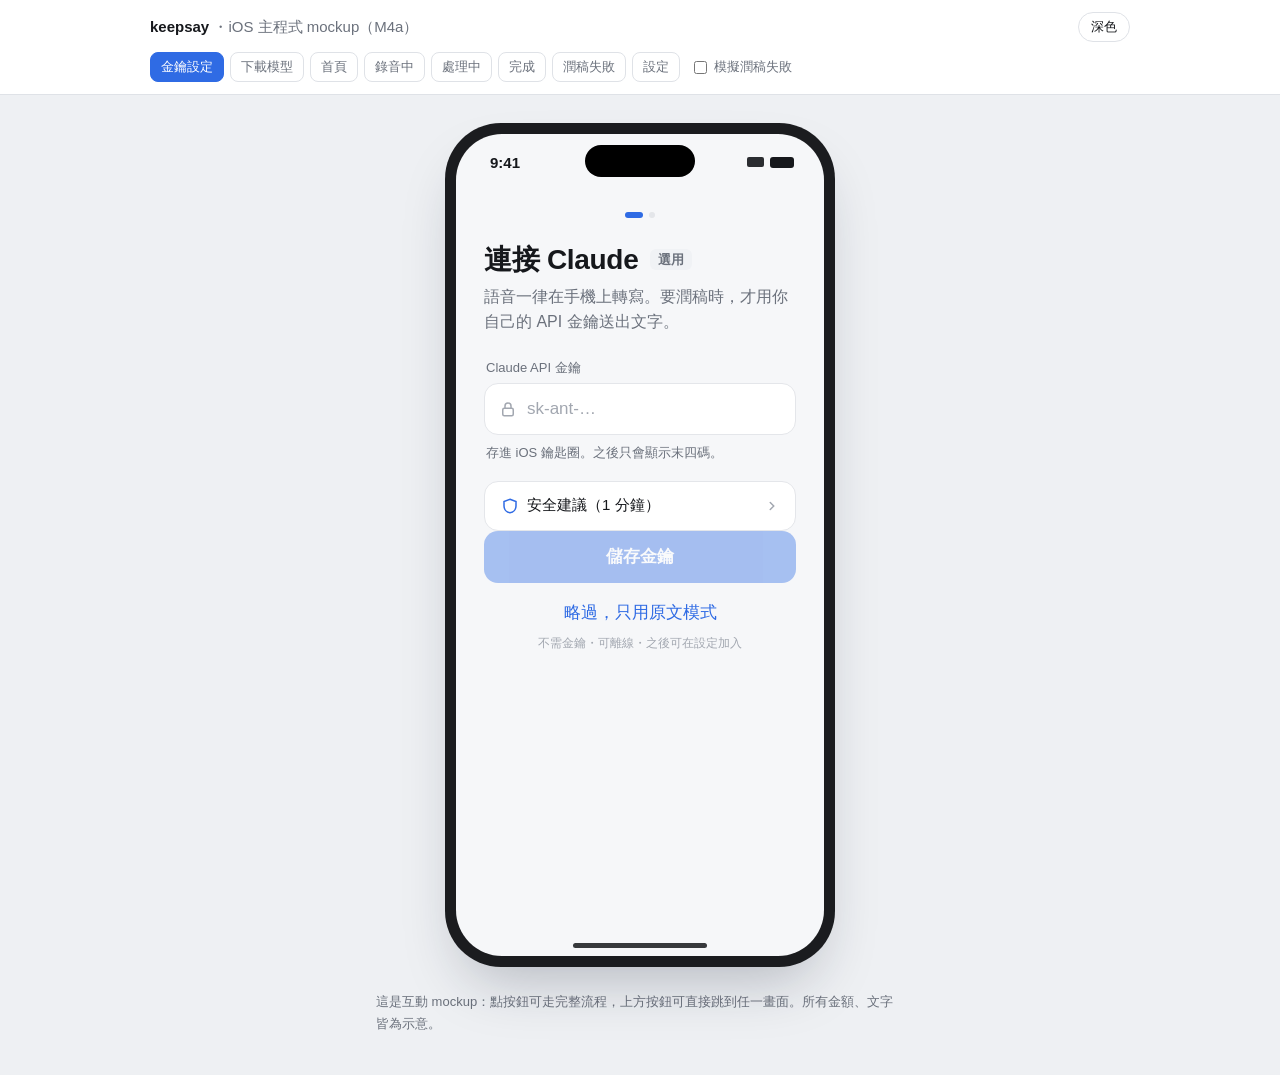
<file: docs/mockups/mobile.html>
<!doctype html>
<html lang="zh-Hant-TW">
<head>
<meta charset="utf-8">
<meta name="viewport" content="width=device-width, initial-scale=1">
<title>keepsay iOS Mockup</title>
<style>
:root {
  --bg: #eef0f3;
  --chrome: #ffffff;
  --chrome-line: #dfe2e7;
  --screen: #f6f7f9;
  --card: #ffffff;
  --line: #e4e6ea;
  --text: #16181c;
  --muted: #6b717c;
  --faint: #a2a7b0;
  --accent: #2f6be4;
  --accent-soft: #e6eefc;
  --accent-ink: #ffffff;
  --bezel: #1b1c1f;
  --shadow: 0 30px 60px -20px rgba(20, 30, 50, .28);
  --field: #f0f2f5;
  color-scheme: light;
}
@media (prefers-color-scheme: dark) {
  :root:not([data-theme="light"]) {
    --bg: #0f1013; --chrome: #17181c; --chrome-line: #2a2c31; --screen: #000000;
    --card: #1c1d21; --line: #2c2e33; --text: #f1f2f4; --muted: #9298a2; --faint: #61666f;
    --accent: #5b8cf5; --accent-soft: #1c2a47; --accent-ink: #ffffff; --bezel: #2b2c30;
    --shadow: 0 30px 60px -20px rgba(0,0,0,.7); --field: #26282d; color-scheme: dark;
  }
}
:root[data-theme="dark"] {
  --bg: #0f1013; --chrome: #17181c; --chrome-line: #2a2c31; --screen: #000000;
  --card: #1c1d21; --line: #2c2e33; --text: #f1f2f4; --muted: #9298a2; --faint: #61666f;
  --accent: #5b8cf5; --accent-soft: #1c2a47; --accent-ink: #ffffff; --bezel: #2b2c30;
  --shadow: 0 30px 60px -20px rgba(0,0,0,.7); --field: #26282d; color-scheme: dark;
}
* { box-sizing: border-box; }
html, body { margin: 0; }
body {
  background: var(--bg); color: var(--text);
  font-family: -apple-system, BlinkMacSystemFont, "SF Pro Text", "PingFang TC", "Noto Sans TC", "Microsoft JhengHei", "Segoe UI", sans-serif;
  -webkit-font-smoothing: antialiased; overflow-x: hidden;
}
button { font: inherit; color: inherit; cursor: pointer; }
input, textarea { font: inherit; color: inherit; }

/* ---------- page chrome ---------- */
.pagebar {
  position: sticky; top: 0; z-index: 10; background: var(--chrome);
  border-bottom: 1px solid var(--chrome-line); padding: 12px 16px;
}
.pagebar-top { display: flex; align-items: center; gap: 12px; max-width: 980px; margin: 0 auto; }
.pagebar h1 { font-size: 15px; font-weight: 600; margin: 0; flex: 1; min-width: 0; }
.pagebar h1 span { color: var(--muted); font-weight: 400; }
.theme-btn {
  border: 1px solid var(--chrome-line); background: transparent; border-radius: 999px;
  padding: 5px 12px; font-size: 13px; white-space: nowrap;
}
.switcher { display: flex; flex-wrap: wrap; gap: 6px; max-width: 980px; margin: 10px auto 0; }
.switcher button {
  border: 1px solid var(--chrome-line); background: transparent; border-radius: 8px;
  padding: 5px 10px; font-size: 13px; color: var(--muted);
}
.switcher button.on { background: var(--accent); border-color: var(--accent); color: var(--accent-ink); }
.switcher label { font-size: 13px; color: var(--muted); display: inline-flex; align-items: center; gap: 4px; padding: 0 4px; }

.stage { display: flex; justify-content: center; padding: 28px 16px 24px; }
.fit { position: relative; }
.fit > .phone { transform-origin: top left; position: absolute; top: 0; left: 0; }
.note { max-width: 560px; margin: 0 auto 40px; padding: 0 16px; color: var(--muted); font-size: 13px; line-height: 1.7; }

/* ---------- phone ---------- */
.phone {
  width: 390px; height: 844px; border-radius: 56px; background: var(--bezel);
  padding: 11px; box-shadow: var(--shadow);
}
.screen-wrap {
  position: relative; width: 100%; height: 100%; border-radius: 46px; overflow: hidden;
  background: var(--screen);
}
.statusbar {
  position: absolute; top: 0; left: 0; right: 0; height: 50px; z-index: 5;
  display: flex; align-items: center; justify-content: space-between; padding: 6px 30px 0 34px;
  font-size: 15px; font-weight: 600; pointer-events: none;
}
.island { position: absolute; top: 11px; left: 50%; width: 110px; height: 32px; margin-left: -55px; background: #000; border-radius: 20px; z-index: 6; }
.sb-icons { display: flex; gap: 6px; align-items: center; }
.sb-icons i { display: block; background: var(--text); border-radius: 2px; }
.home-ind { position: absolute; bottom: 8px; left: 50%; width: 134px; margin-left: -67px; height: 5px; border-radius: 3px; background: var(--text); opacity: .85; z-index: 5; }

.screen { position: absolute; inset: 0; padding: 54px 0 28px; display: none; flex-direction: column; }
.screen.on { display: flex; }
.scroll { overflow-y: auto; flex: 1; scrollbar-width: none; }
.scroll::-webkit-scrollbar { display: none; }

.navbar { display: flex; align-items: center; justify-content: space-between; padding: 8px 20px; min-height: 44px; }
.navbar .title { font-size: 17px; font-weight: 600; }
.navbar .wordmark { font-size: 17px; font-weight: 600; letter-spacing: -.2px; }
.icon-btn { width: 44px; height: 44px; border-radius: 22px; border: 0; background: transparent; display: grid; place-items: center; color: var(--muted); }
.icon-btn svg { width: 24px; height: 24px; }
.link-btn { border: 0; background: none; color: var(--accent); font-size: 17px; padding: 8px 0; min-height: 44px; }

.btn {
  display: block; width: 100%; min-height: 52px; border-radius: 14px; border: 0;
  font-size: 17px; font-weight: 600; background: var(--accent); color: var(--accent-ink);
}
.btn[disabled] { opacity: .4; cursor: default; }
.btn.ghost { background: transparent; color: var(--accent); font-weight: 500; }
.btn.soft { background: var(--accent-soft); color: var(--accent); }

/* ---------- onboarding ---------- */
.ob { padding: 20px 28px 0; display: flex; flex-direction: column; flex: 1; }
.dots { display: flex; gap: 6px; justify-content: center; margin: 4px 0 24px; }
.dots i { width: 6px; height: 6px; border-radius: 3px; background: var(--line); }
.dots i.on { background: var(--accent); width: 18px; }
.ob h2 { font-size: 28px; line-height: 1.25; margin: 0 0 8px; letter-spacing: -.3px; }
.ob h2 .opt { font-size: 13px; font-weight: 600; color: var(--muted); background: var(--field); padding: 3px 8px; border-radius: 6px; vertical-align: 5px; margin-left: 4px; letter-spacing: 0; }
.ob p.lead { color: var(--muted); font-size: 16px; line-height: 1.55; margin: 0 0 24px; }
.field-label { font-size: 13px; color: var(--muted); margin: 0 0 6px 2px; }
.secure {
  display: flex; align-items: center; gap: 8px; background: var(--card); border: 1px solid var(--line);
  border-radius: 14px; padding: 0 14px; min-height: 52px;
}
.secure svg { width: 18px; height: 18px; color: var(--faint); flex: none; }
.secure input { flex: 1; min-width: 0; border: 0; outline: 0; background: transparent; font-size: 17px; letter-spacing: 2px; }
.secure input::placeholder { letter-spacing: 0; color: var(--faint); }
.hint { font-size: 13px; color: var(--muted); line-height: 1.55; margin: 8px 2px 0; }
details.guide { margin-top: 18px; background: var(--card); border: 1px solid var(--line); border-radius: 14px; }
details.guide summary { list-style: none; padding: 14px 16px; font-size: 15px; display: flex; align-items: center; gap: 8px; cursor: pointer; min-height: 48px; }
details.guide summary::-webkit-details-marker { display: none; }
details.guide summary .chev { margin-left: auto; transition: transform .2s; color: var(--faint); }
details.guide[open] summary .chev { transform: rotate(90deg); }
details.guide ol { margin: 0; padding: 0 16px 14px 36px; font-size: 14px; line-height: 1.65; color: var(--muted); }
details.guide li { margin-bottom: 6px; }
details.guide li b { color: var(--text); font-weight: 600; }
.ob-actions { margin-top: auto; padding-bottom: 12px; display: flex; flex-direction: column; gap: 4px; }
.skip-sub { text-align: center; font-size: 12px; color: var(--faint); margin-top: -8px; }

.model-card { background: var(--card); border: 1px solid var(--line); border-radius: 16px; padding: 18px; }
.model-card .row1 { display: flex; justify-content: space-between; align-items: baseline; }
.model-card .name { font-size: 17px; font-weight: 600; }
.model-card .size { color: var(--muted); font-size: 15px; }
.model-card .desc { color: var(--muted); font-size: 14px; margin-top: 4px; line-height: 1.5; }
.progress { height: 6px; border-radius: 3px; background: var(--field); overflow: hidden; margin-top: 14px; }
.progress i { display: block; height: 100%; width: 0; background: var(--accent); border-radius: 3px; transition: width .2s linear; }
.pstat { font-size: 13px; color: var(--muted); margin-top: 8px; min-height: 18px; }

/* ---------- home ---------- */
.home-main { flex: 1; display: flex; flex-direction: column; align-items: center; justify-content: center; gap: 26px; padding: 0 24px; }
.rec {
  width: 188px; height: 188px; border-radius: 50%; border: 0; background: var(--accent); color: var(--accent-ink);
  display: grid; place-items: center; box-shadow: 0 18px 40px -14px color-mix(in srgb, var(--accent) 70%, transparent);
  transition: transform .15s;
}
.rec:active { transform: scale(.96); }
.rec svg { width: 64px; height: 64px; }
.rec-label { font-size: 17px; color: var(--muted); margin-top: -8px; }
.seg { display: flex; background: var(--field); border-radius: 12px; padding: 3px; width: 100%; max-width: 320px; }
.seg button {
  flex: 1; border: 0; background: transparent; border-radius: 9px; min-height: 40px; font-size: 15px; color: var(--muted);
}
.seg button.on { background: var(--card); color: var(--text); font-weight: 600; box-shadow: 0 1px 3px rgba(0,0,0,.12); }
.seg button[disabled] { opacity: .35; cursor: default; }
.mode-desc { font-size: 13px; color: var(--faint); margin-top: -14px; text-align: center; min-height: 18px; }
.budget-pill { font-size: 12px; color: var(--faint); text-align: center; padding-bottom: 14px; display: flex; gap: 6px; justify-content: center; align-items: center; }
.budget-pill .mini { width: 36px; height: 4px; border-radius: 2px; background: var(--field); overflow: hidden; }
.budget-pill .mini i { display: block; height: 100%; background: var(--muted); }

/* ---------- recording ---------- */
.center-col { flex: 1; display: flex; flex-direction: column; align-items: center; justify-content: center; gap: 22px; padding: 0 28px; }
.timer { font-size: 54px; font-weight: 300; font-variant-numeric: tabular-nums; letter-spacing: 1px; }
.meter { display: flex; gap: 5px; align-items: center; height: 64px; }
.meter i { width: 5px; border-radius: 3px; background: var(--accent); height: 8px; transition: height .09s; }
.rec.stop { background: var(--card); color: var(--accent); border: 2px solid var(--accent); box-shadow: none; width: 112px; height: 112px; }
.rec.stop svg { width: 36px; height: 36px; }
.chip { font-size: 13px; color: var(--muted); background: var(--field); padding: 5px 12px; border-radius: 999px; }
.live-dot { display: inline-block; width: 8px; height: 8px; border-radius: 4px; background: var(--accent); margin-right: 6px; animation: blink 1.2s infinite; vertical-align: 1px; }
@keyframes blink { 50% { opacity: .25; } }

/* ---------- processing ---------- */
.steps { display: flex; flex-direction: column; gap: 14px; width: 220px; }
.step { display: flex; align-items: center; gap: 12px; font-size: 17px; color: var(--faint); }
.step .ic { width: 26px; height: 26px; border-radius: 13px; border: 2px solid var(--line); display: grid; place-items: center; flex: none; }
.step.active { color: var(--text); }
.step.active .ic { border-color: var(--accent); border-top-color: transparent; animation: spin .8s linear infinite; }
.step.done { color: var(--muted); }
.step.done .ic { background: var(--accent); border-color: var(--accent); color: var(--accent-ink); }
.step.done .ic svg { width: 14px; height: 14px; }
.step.skip { display: none; }
@keyframes spin { to { transform: rotate(360deg); } }
.proc-note { font-size: 13px; color: var(--faint); text-align: center; line-height: 1.6; }

/* ---------- done ---------- */
.done-wrap { flex: 1; display: flex; flex-direction: column; padding: 12px 24px 12px; }
.banner { display: flex; gap: 12px; align-items: center; padding: 14px 16px; border-radius: 16px; background: var(--accent-soft); }
.banner .badge { width: 32px; height: 32px; border-radius: 16px; background: var(--accent); color: var(--accent-ink); display: grid; place-items: center; flex: none; }
.banner .badge svg { width: 18px; height: 18px; }
.banner .t1 { font-size: 16px; font-weight: 600; }
.banner .t2 { font-size: 13px; color: var(--muted); margin-top: 2px; font-variant-numeric: tabular-nums; }
.banner.warn { background: var(--field); }
.banner.warn .badge { background: var(--muted); }
.result {
  margin-top: 16px; background: var(--card); border: 1px solid var(--line); border-radius: 16px;
  padding: 18px; font-size: 18px; line-height: 1.7; flex: 1; max-height: 340px; overflow: auto;
}
.result-meta { font-size: 12px; color: var(--faint); margin: 10px 4px 0; display: flex; justify-content: space-between; }
.done-actions { margin-top: auto; padding-top: 16px; display: flex; flex-direction: column; gap: 6px; }

/* ---------- settings ---------- */
.set { padding: 0 16px 24px; }
.group-h { font-size: 13px; color: var(--muted); margin: 22px 16px 6px; }
.group-f { font-size: 12px; color: var(--faint); margin: 6px 16px 0; line-height: 1.55; }
.group { background: var(--card); border-radius: 14px; overflow: hidden; }
.row { display: flex; align-items: center; gap: 10px; padding: 0 16px; min-height: 50px; border-bottom: 1px solid var(--line); font-size: 16px; }
.row:last-child { border-bottom: 0; }
.row .grow { flex: 1; min-width: 0; }
.row .val { color: var(--muted); font-size: 15px; }
.row .sub { font-size: 12px; color: var(--faint); margin-top: 2px; }
.fp { font-family: ui-monospace, "SF Mono", Menlo, Consolas, monospace; font-size: 15px; background: var(--field); padding: 3px 8px; border-radius: 6px; }
.mini-btn { border: 0; background: var(--field); color: var(--accent); border-radius: 8px; padding: 6px 12px; font-size: 14px; min-height: 32px; }
.mini-btn.danger { color: var(--muted); }
.row .seg { max-width: none; margin: 8px 0; }
.term { justify-content: space-between; }
.term .rm { border: 0; background: none; color: var(--faint); font-size: 22px; width: 36px; height: 36px; line-height: 1; }
.add-row input { flex: 1; min-width: 0; border: 0; outline: 0; background: transparent; font-size: 16px; padding: 14px 0; }
.bar { height: 8px; background: var(--field); border-radius: 4px; position: relative; margin: 6px 0 4px; }
.bar i { position: absolute; left: 0; top: 0; bottom: 0; border-radius: 4px; background: var(--accent); }
.bar b { position: absolute; top: -3px; bottom: -3px; width: 2px; background: var(--muted); border-radius: 1px; }
.num { width: 76px; text-align: right; border: 0; background: var(--field); border-radius: 8px; padding: 6px 8px; font-size: 15px; outline: 0; font-variant-numeric: tabular-nums; }
.price-note { display: inline-block; font-size: 11px; color: var(--accent); background: var(--accent-soft); padding: 2px 6px; border-radius: 5px; margin-left: 4px; }
.radio { width: 22px; height: 22px; border-radius: 11px; border: 2px solid var(--line); flex: none; display: grid; place-items: center; }
.radio.on { border-color: var(--accent); }
.radio.on::after { content: ""; width: 10px; height: 10px; border-radius: 5px; background: var(--accent); }
.model-row { cursor: pointer; padding-top: 10px; padding-bottom: 10px; }
.ok { color: var(--accent); font-size: 13px; white-space: nowrap; }
.privacy { margin: 26px 8px 0; padding: 16px; border-radius: 14px; border: 1px dashed var(--line); text-align: center; }
.privacy .p1 { font-size: 15px; font-weight: 600; }
.privacy .p2 { font-size: 12px; color: var(--faint); margin-top: 6px; line-height: 1.6; }

/* ---------- sheet ---------- */
.scrim { position: absolute; inset: 0; background: rgba(0,0,0,.35); z-index: 20; display: none; }
.scrim.on { display: block; }
.sheet {
  position: absolute; left: 0; right: 0; bottom: 0; z-index: 21; background: var(--screen); border-radius: 22px 22px 0 0;
  padding: 10px 24px 40px; transform: translateY(105%); transition: transform .28s ease;
}
.sheet.on { transform: none; }
.grab { width: 36px; height: 5px; border-radius: 3px; background: var(--line); margin: 0 auto 14px; }
.sheet h3 { font-size: 20px; margin: 0 0 6px; }
.sheet p { font-size: 14px; color: var(--muted); margin: 0 0 16px; line-height: 1.55; }
.sheet .btn { margin-top: 16px; }
.toast {
  position: absolute; left: 50%; bottom: 46px; transform: translateX(-50%) translateY(20px); opacity: 0;
  background: var(--text); color: var(--screen); font-size: 14px; padding: 9px 16px; border-radius: 999px; z-index: 30;
  transition: all .25s; pointer-events: none; white-space: nowrap;
}
.toast.on { opacity: 1; transform: translateX(-50%); }
</style>
</head>
<body>

<header class="pagebar">
  <div class="pagebar-top">
    <h1>keepsay <span>・iOS 主程式 mockup（M4a）</span></h1>
    <button class="theme-btn" id="themeBtn" type="button">深色</button>
  </div>
  <nav class="switcher" id="switcher" aria-label="切換畫面">
    <button data-go="ob-key">金鑰設定</button>
    <button data-go="ob-model">下載模型</button>
    <button data-go="home">首頁</button>
    <button data-go="recording">錄音中</button>
    <button data-go="processing">處理中</button>
    <button data-go="done">完成</button>
    <button data-go="fallback">潤稿失敗</button>
    <button data-go="settings">設定</button>
    <label><input type="checkbox" id="simFail"> 模擬潤稿失敗</label>
  </nav>
</header>

<main class="stage">
  <div class="fit" id="fit">
    <div class="phone" id="phone">
      <div class="screen-wrap" id="screenWrap">
        <div class="island"></div>
        <div class="statusbar"><span>9:41</span>
          <span class="sb-icons"><i style="width:17px;height:10px;border-radius:2px;opacity:.9"></i><i style="width:24px;height:11px;border-radius:3px"></i></span>
        </div>

        <!-- Onboarding 1: key -->
        <section class="screen" data-screen="ob-key">
          <div class="scroll"><div class="ob">
            <div class="dots"><i class="on"></i><i></i></div>
            <h2>連接 Claude <span class="opt">選用</span></h2>
            <p class="lead">語音一律在手機上轉寫。要潤稿時，才用你自己的 API 金鑰送出文字。</p>
            <div class="field-label">Claude API 金鑰</div>
            <label class="secure">
              <svg viewBox="0 0 24 24" fill="none" stroke="currentColor" stroke-width="2" stroke-linecap="round"><rect x="5" y="11" width="14" height="10" rx="2"/><path d="M8 11V8a4 4 0 0 1 8 0v3"/></svg>
              <input id="keyInput" type="password" autocomplete="off" autocorrect="off" autocapitalize="off" spellcheck="false" placeholder="sk-ant-…">
            </label>
            <p class="hint">存進 iOS 鑰匙圈。之後只會顯示末四碼。</p>
            <details class="guide">
              <summary>
                <svg width="18" height="18" viewBox="0 0 24 24" fill="none" stroke="currentColor" stroke-width="2" stroke-linecap="round" style="color:var(--accent)"><path d="M12 3l8 3v6c0 4.5-3.4 8.3-8 9-4.6-.7-8-4.5-8-9V6z"/></svg>
                安全建議（1 分鐘）
                <svg class="chev" width="14" height="14" viewBox="0 0 24 24" fill="none" stroke="currentColor" stroke-width="2.5" stroke-linecap="round"><path d="M9 6l6 6-6 6"/></svg>
              </summary>
              <ol>
                <li><b>開專用 workspace</b>：只給 keepsay 用，方便追蹤與撤銷。</li>
                <li><b>不綁付款方式</b>、<b>關閉自動儲值</b>：預付少量額度即可。</li>
                <li><b>設定花費上限</b>：在 Console 的 workspace 設月上限。</li>
                <li><b>如何撤銷</b>：Console → API Keys → 停用或刪除這把金鑰，立即失效。</li>
              </ol>
            </details>
            <div class="ob-actions">
              <button class="btn" id="saveKey" disabled>儲存金鑰</button>
              <button class="btn ghost" id="skipKey">略過，只用原文模式</button>
              <div class="skip-sub">不需金鑰・可離線・之後可在設定加入</div>
            </div>
          </div></div>
        </section>

        <!-- Onboarding 2: model -->
        <section class="screen" data-screen="ob-model">
          <div class="scroll"><div class="ob">
            <div class="dots"><i></i><i class="on"></i></div>
            <h2>下載語音模型</h2>
            <p class="lead">轉寫在手機上完成，需要先下載一次模型。</p>
            <div class="model-card">
              <div class="row1"><span class="name">Whisper small</span><span class="size">466 MB</span></div>
              <div class="desc">中文準確度與速度的平衡點。建議在 Wi‑Fi 下載。</div>
              <div class="progress"><i id="obProg"></i></div>
              <div class="pstat" id="obStat">下載完成後會核對 SHA-256。</div>
            </div>
            <p class="hint" style="margin-top:12px">想換其他大小，之後可在「設定 → 語音模型」更改。</p>
            <div class="ob-actions">
              <button class="btn" id="obDownload">下載（466 MB）</button>
            </div>
          </div></div>
        </section>

        <!-- Home -->
        <section class="screen" data-screen="home">
          <div class="navbar">
            <span class="wordmark">keepsay</span>
            <button class="icon-btn" data-go="settings" aria-label="設定">
              <svg viewBox="0 0 24 24" fill="none" stroke="currentColor" stroke-width="1.8" stroke-linecap="round"><circle cx="12" cy="12" r="3"/><path d="M19.4 15a1.7 1.7 0 0 0 .3 1.8l.1.1a2 2 0 1 1-2.8 2.8l-.1-.1a1.7 1.7 0 0 0-1.8-.3 1.7 1.7 0 0 0-1 1.5V21a2 2 0 1 1-4 0v-.1a1.7 1.7 0 0 0-1.1-1.5 1.7 1.7 0 0 0-1.8.3l-.1.1a2 2 0 1 1-2.8-2.8l.1-.1a1.7 1.7 0 0 0 .3-1.8 1.7 1.7 0 0 0-1.5-1H3a2 2 0 1 1 0-4h.1a1.7 1.7 0 0 0 1.5-1.1 1.7 1.7 0 0 0-.3-1.8l-.1-.1a2 2 0 1 1 2.8-2.8l.1.1a1.7 1.7 0 0 0 1.8.3H9a1.7 1.7 0 0 0 1-1.5V3a2 2 0 1 1 4 0v.1a1.7 1.7 0 0 0 1 1.5 1.7 1.7 0 0 0 1.8-.3l.1-.1a2 2 0 1 1 2.8 2.8l-.1.1a1.7 1.7 0 0 0-.3 1.8V9a1.7 1.7 0 0 0 1.5 1H21a2 2 0 1 1 0 4h-.1a1.7 1.7 0 0 0-1.5 1z"/></svg>
            </button>
          </div>
          <div class="home-main">
            <button class="rec" id="recBtn" aria-label="開始錄音">
              <svg viewBox="0 0 24 24" fill="none" stroke="currentColor" stroke-width="1.8" stroke-linecap="round"><rect x="9" y="3" width="6" height="11" rx="3"/><path d="M5 11a7 7 0 0 0 14 0M12 18v3"/></svg>
            </button>
            <div class="rec-label">點一下，開始說話</div>
            <div class="seg" id="modeSeg" role="radiogroup" aria-label="模式">
              <button data-mode="raw">原文</button>
              <button data-mode="light">標點</button>
              <button data-mode="polish" class="on">潤稿</button>
              <button data-mode="formal">正式</button>
            </div>
            <div class="mode-desc" id="modeDesc"></div>
          </div>
          <div class="budget-pill" id="budgetPill"></div>
        </section>

        <!-- Recording -->
        <section class="screen" data-screen="recording">
          <div class="navbar"><span></span><span class="chip"><span class="live-dot"></span>錄音中・<span class="cur-mode">潤稿</span></span><span style="width:44px"></span></div>
          <div class="center-col">
            <div class="timer" id="timer">00:00</div>
            <div class="meter" id="meter"></div>
            <button class="rec stop" id="stopBtn" aria-label="停止">
              <svg viewBox="0 0 24 24" fill="currentColor"><rect x="6" y="6" width="12" height="12" rx="2.5"/></svg>
            </button>
            <div class="rec-label" style="margin-top:0">點一下停止</div>
          </div>
          <div class="budget-pill">音訊只在記憶體中，處理完即丟棄</div>
        </section>

        <!-- Processing -->
        <section class="screen" data-screen="processing">
          <div class="center-col">
            <div class="steps">
              <div class="step" id="st1"><span class="ic"></span>轉寫中</div>
              <div class="step" id="st2"><span class="ic"></span>潤稿中</div>
            </div>
            <div class="proc-note" id="procNote">在手機上轉寫・不上傳音訊</div>
          </div>
        </section>

        <!-- Done -->
        <section class="screen" data-screen="done">
          <div class="navbar"><span style="width:44px"></span><span class="title">完成</span>
            <button class="icon-btn" data-go="home" aria-label="關閉"><svg viewBox="0 0 24 24" fill="none" stroke="currentColor" stroke-width="2" stroke-linecap="round"><path d="M6 6l12 12M18 6L6 18"/></svg></button>
          </div>
          <div class="done-wrap">
            <div class="banner">
              <span class="badge"><svg viewBox="0 0 24 24" fill="none" stroke="currentColor" stroke-width="3" stroke-linecap="round" stroke-linejoin="round"><path d="M5 12l5 5 9-10"/></svg></span>
              <div><div class="t1">已複製到剪貼簿</div><div class="t2"><span class="cd">60</span> 秒後清除</div></div>
            </div>
            <div class="result" id="doneText"></div>
            <div class="result-meta"><span id="doneMeta">潤稿・約 US$0.002</span><span>離開後不保留</span></div>
            <div class="done-actions">
              <button class="btn" data-go="home-rec">再錄一段</button>
              <button class="btn ghost copy-again">再複製一次</button>
            </div>
          </div>
        </section>

        <!-- Fallback -->
        <section class="screen" data-screen="fallback">
          <div class="navbar"><span style="width:44px"></span><span class="title">完成</span>
            <button class="icon-btn" data-go="home" aria-label="關閉"><svg viewBox="0 0 24 24" fill="none" stroke="currentColor" stroke-width="2" stroke-linecap="round"><path d="M6 6l12 12M18 6L6 18"/></svg></button>
          </div>
          <div class="done-wrap">
            <div class="banner warn">
              <span class="badge"><svg viewBox="0 0 24 24" fill="none" stroke="currentColor" stroke-width="3" stroke-linecap="round"><path d="M12 7v6M12 17h.01"/></svg></span>
              <div><div class="t1">潤稿失敗，已改用原文</div><div class="t2">連線逾時・已複製，<span class="cd">60</span> 秒後清除</div></div>
            </div>
            <div class="result" id="fbText"></div>
            <div class="result-meta"><span>原文（本機轉寫）</span><span>離開後不保留</span></div>
            <div class="done-actions">
              <button class="btn" data-go="home-rec">再錄一段</button>
              <button class="btn ghost copy-again">再複製一次</button>
            </div>
          </div>
        </section>

        <!-- Settings -->
        <section class="screen" data-screen="settings">
          <div class="navbar">
            <button class="link-btn" data-go="home">‹ 返回</button>
            <span class="title">設定</span><span style="width:52px"></span>
          </div>
          <div class="scroll"><div class="set">

            <div class="group-h">Claude 金鑰</div>
            <div class="group" id="keyGroup"></div>
            <div class="group-f">完整金鑰只存在鑰匙圈，不會再顯示或複製出來。</div>

            <div class="group-h">預設模式</div>
            <div class="group"><div class="row"><div class="seg" id="defSeg" style="max-width:none">
              <button data-mode="raw">原文</button><button data-mode="light">標點</button><button data-mode="polish" class="on">潤稿</button><button data-mode="formal">正式</button>
            </div></div></div>

            <div class="group-h">詞彙表</div>
            <div class="group" id="glossary"></div>
            <div class="group-f">人名、產品名、專有名詞。轉寫與潤稿時會照這裡的寫法。</div>

            <div class="group-h">預算</div>
            <div class="group">
              <div class="row" style="display:block;padding-top:12px;padding-bottom:12px">
                <div style="display:flex;justify-content:space-between;font-size:15px"><span>本月用量</span><span style="font-variant-numeric:tabular-nums">US$1.24 <span style="color:var(--faint)">／ 5.00</span></span></div>
                <div class="bar"><i style="width:24.8%"></i><b style="left:60%"></b></div>
                <div class="sub">每月 1 日歸零・只在本機計算</div>
              </div>
              <div class="row"><div class="grow">軟上限<div class="sub">到了提醒一次</div></div>US$ <input class="num" value="3.00" inputmode="decimal"></div>
              <div class="row"><div class="grow">硬上限<div class="sub">到了停用潤稿，只出原文</div></div>US$ <input class="num" value="5.00" inputmode="decimal"></div>
            </div>
            <div class="group-h">價格表（每百萬 token）<span class="price-note">請核對官方定價</span></div>
            <div class="group">
              <div class="row"><div class="grow">輸入</div>US$ <input class="num" value="3.00"></div>
              <div class="row"><div class="grow">輸出</div>US$ <input class="num" value="15.00"></div>
            </div>
            <div class="group-f">用量是依這張表估算的。官方調價時請自行更新。</div>

            <div class="group-h">語音模型</div>
            <div class="group" id="models"></div>
            <div class="group-f">只在你按下時下載。完成後比對 SHA-256，不符就刪除。</div>

            <div class="privacy">
              <div class="p1">無遙測・不保存歷史・音訊不落地</div>
              <div class="p2">唯一的連線：api.anthropic.com（潤稿時）<br>與你手動按下的模型下載。</div>
            </div>
            <div style="text-align:center;font-size:12px;color:var(--faint);margin-top:16px">keepsay 0.1.0・開放原始碼</div>
          </div></div>
        </section>

        <!-- Key sheet -->
        <div class="scrim" id="scrim"></div>
        <div class="sheet" id="sheet">
          <div class="grab"></div>
          <h3 id="sheetTitle">更換金鑰</h3>
          <p>新金鑰會取代舊的。儲存後只顯示末四碼。</p>
          <label class="secure">
            <svg viewBox="0 0 24 24" fill="none" stroke="currentColor" stroke-width="2" stroke-linecap="round"><rect x="5" y="11" width="14" height="10" rx="2"/><path d="M8 11V8a4 4 0 0 1 8 0v3"/></svg>
            <input id="sheetInput" type="password" autocomplete="off" autocorrect="off" autocapitalize="off" spellcheck="false" placeholder="sk-ant-…">
          </label>
          <button class="btn" id="sheetSave" disabled>儲存</button>
          <button class="btn ghost" id="sheetCancel">取消</button>
        </div>
        <div class="toast" id="toast"></div>
        <div class="home-ind"></div>
      </div>
    </div>
  </div>
</main>

<p class="note">這是互動 mockup：點按鈕可走完整流程，上方按鈕可直接跳到任一畫面。所有金額、文字皆為示意。</p>

<script>
(function () {
  var $ = function (s, r) { return (r || document).querySelector(s); };
  var $$ = function (s, r) { return Array.prototype.slice.call((r || document).querySelectorAll(s)); };

  /* ---- theme ---- */
  var root = document.documentElement, themeBtn = $('#themeBtn');
  function isDark() {
    var t = root.getAttribute('data-theme');
    if (t) return t === 'dark';
    return window.matchMedia && window.matchMedia('(prefers-color-scheme: dark)').matches;
  }
  function syncThemeBtn() { themeBtn.textContent = isDark() ? '淺色' : '深色'; }
  themeBtn.addEventListener('click', function () { root.setAttribute('data-theme', isDark() ? 'light' : 'dark'); syncThemeBtn(); });
  syncThemeBtn();

  /* ---- fit phone to viewport ---- */
  var fit = $('#fit'), phone = $('#phone');
  function doFit() {
    var avail = Math.min(document.documentElement.clientWidth - 32, 390);
    var s = Math.min(1, avail / 390);
    phone.style.transform = 'scale(' + s + ')';
    fit.style.width = (390 * s) + 'px';
    fit.style.height = (844 * s) + 'px';
  }
  window.addEventListener('resize', doFit); doFit();

  /* ---- state ---- */
  var MODES = { raw: '原文', light: '標點', polish: '潤稿', formal: '正式' };
  var DESC = {
    raw: '只轉寫，不連網',
    light: '補標點、分段，不改字',
    polish: '修順語句，保留原意',
    formal: '改成正式書面語'
  };
  var state = { hasKey: true, fp: 'a1B2', mode: 'polish', timers: [] };
  var RAW = '明天下午三點跟 kevin 開會 討論 keep say 的 ios 鍵盤擴充 嗯 記得先準備 test flight 的版本 然後那個 預算的部分也要一起看';
  var POLISHED = '明天下午三點跟 Kevin 開會，討論 keepsay 的 iOS 鍵盤擴充。記得先準備 TestFlight 的版本，預算的部分也要一起看。';

  function clearTimers() { state.timers.forEach(function (t) { clearInterval(t); clearTimeout(t); }); state.timers = []; }

  function show(name) {
    clearTimers();
    $$('.screen').forEach(function (s) { s.classList.toggle('on', s.getAttribute('data-screen') === name); });
    $$('#switcher [data-go]').forEach(function (b) { b.classList.toggle('on', b.getAttribute('data-go') === name); });
    closeSheet();
    if (name === 'ob-model') resetObModel();
    if (name === 'home') renderHome();
    if (name === 'recording') startRecording();
    if (name === 'processing') startProcessing();
    if (name === 'done') startDone(false);
    if (name === 'fallback') startDone(true);
    if (name === 'settings') renderSettings();
  }

  document.addEventListener('click', function (e) {
    var b = e.target.closest('[data-go]');
    if (!b) return;
    var g = b.getAttribute('data-go');
    if (g === 'home-rec') { show('recording'); return; }
    show(g);
  });

  /* ---- toast ---- */
  var toastT;
  function toast(msg) {
    var t = $('#toast'); t.textContent = msg; t.classList.add('on');
    clearTimeout(toastT); toastT = setTimeout(function () { t.classList.remove('on'); }, 1600);
  }

  /* ---- onboarding ---- */
  var keyInput = $('#keyInput'), saveKey = $('#saveKey');
  keyInput.addEventListener('input', function () { saveKey.disabled = keyInput.value.trim().length < 8; });
  saveKey.addEventListener('click', function () {
    var v = keyInput.value.trim();
    state.hasKey = true; state.fp = v.slice(-4) || 'a1B2'; keyInput.value = ''; saveKey.disabled = true;
    show('ob-model');
  });
  $('#skipKey').addEventListener('click', function () { state.hasKey = false; state.mode = 'raw'; show('ob-model'); });
  function resetObModel() {
    var btn = $('#obDownload'); btn.dataset.ready = ''; btn.disabled = false; btn.textContent = '下載（466 MB）';
    $('#obProg').style.width = '0'; $('#obStat').textContent = '下載完成後會核對 SHA-256。';
  }
  $('#obDownload').addEventListener('click', function () {
    var btn = this, p = 0, bar = $('#obProg'), stat = $('#obStat');
    if (btn.dataset.ready) { show('home'); return; }
    btn.disabled = true; btn.textContent = '下載中…';
    var t = setInterval(function () {
      p = Math.min(100, p + 7);
      bar.style.width = p + '%';
      stat.textContent = p < 100 ? '下載中 ' + Math.round(466 * p / 100) + ' / 466 MB' : '驗證 SHA-256…';
      if (p >= 100) {
        clearInterval(t);
        setTimeout(function () {
          stat.textContent = 'SHA-256 相符，已完成。';
          btn.disabled = false; btn.textContent = '開始使用'; btn.dataset.ready = '1';
        }, 700);
      }
    }, 90);
    state.timers.push(t);
  });

  /* ---- home ---- */
  function renderHome() {
    $$('#modeSeg button').forEach(function (b) {
      var m = b.getAttribute('data-mode');
      b.disabled = !state.hasKey && m !== 'raw';
      b.classList.toggle('on', m === state.mode);
    });
    $('#modeDesc').textContent = (!state.hasKey ? '未設定金鑰，只能用原文・' : '') + DESC[state.mode];
    $('#budgetPill').innerHTML = state.hasKey
      ? '本月 US$1.24 ／ 5.00 <span class="mini"><i style="width:25%"></i></span>'
      : '原文模式・完全離線';
  }
  $('#modeSeg').addEventListener('click', function (e) {
    var b = e.target.closest('button'); if (!b || b.disabled) return;
    state.mode = b.getAttribute('data-mode'); renderHome();
  });
  $('#recBtn').addEventListener('click', function () { show('recording'); });

  /* ---- recording ---- */
  var meter = $('#meter');
  for (var i = 0; i < 21; i++) meter.appendChild(document.createElement('i'));
  function startRecording() {
    $$('.cur-mode').forEach(function (n) { n.textContent = MODES[state.mode]; });
    var start = Date.now(), timer = $('#timer');
    timer.textContent = '00:00';
    state.timers.push(setInterval(function () {
      var s = Math.floor((Date.now() - start) / 1000);
      timer.textContent = ('0' + Math.floor(s / 60)).slice(-2) + ':' + ('0' + s % 60).slice(-2);
    }, 250));
    var bars = $$('i', meter);
    state.timers.push(setInterval(function () {
      bars.forEach(function (b, idx) {
        var c = 1 - Math.abs(idx - 10) / 11;
        b.style.height = Math.max(6, Math.round((Math.random() * 0.75 + 0.25) * 60 * c)) + 'px';
      });
    }, 110));
  }
  $('#stopBtn').addEventListener('click', function () { show('processing'); });

  /* ---- processing ---- */
  var CHECK = '<svg viewBox="0 0 24 24" fill="none" stroke="currentColor" stroke-width="3.5" stroke-linecap="round" stroke-linejoin="round"><path d="M5 12l5 5 9-10"/></svg>';
  function startProcessing() {
    var s1 = $('#st1'), s2 = $('#st2'), note = $('#procNote');
    var needLLM = state.mode !== 'raw' && state.hasKey;
    s1.className = 'step active'; s1.firstChild.innerHTML = '';
    s2.className = 'step' + (needLLM ? '' : ' skip'); s2.firstChild.innerHTML = '';
    note.textContent = '在手機上轉寫・不上傳音訊';
    state.timers.push(setTimeout(function () {
      s1.className = 'step done'; s1.firstChild.innerHTML = CHECK;
      if (!needLLM) { state.timers.push(setTimeout(function () { show('done'); }, 400)); return; }
      s2.className = 'step active';
      note.textContent = '只送出文字到 api.anthropic.com';
      state.timers.push(setTimeout(function () {
        show($('#simFail').checked ? 'fallback' : 'done');
      }, 1300));
    }, 1100));
  }

  /* ---- done / fallback ---- */
  function startDone(fb) {
    var screen = $('.screen[data-screen="' + (fb ? 'fallback' : 'done') + '"]');
    var raw = state.mode === 'raw' || !state.hasKey;
    if (fb) $('#fbText').textContent = RAW;
    else {
      $('#doneText').textContent = raw ? RAW : POLISHED;
      $('#doneMeta').textContent = raw ? '原文・本機轉寫' : MODES[state.mode] + '・約 US$0.002';
    }
    var n = 60, cd = $('.cd', screen); cd.textContent = n;
    state.timers.push(setInterval(function () {
      n = Math.max(0, n - 1); cd.textContent = n;
      if (n === 0) $('.t2', screen).textContent = fb ? '剪貼簿已清除' : '剪貼簿已清除';
    }, 1000));
  }
  $$('.copy-again').forEach(function (b) {
    b.addEventListener('click', function () { toast('已再次複製，60 秒後清除'); });
  });

  /* ---- settings ---- */
  var glossary = ['keepsay', 'Kevin', 'TestFlight', 'Claude', 'iOS'];
  var models = [
    { id: 'base', name: 'Whisper base', size: '142 MB', note: '最快，準確度普通', have: false },
    { id: 'small', name: 'Whisper small', size: '466 MB', note: '建議・平衡', have: true },
    { id: 'turbo', name: 'Whisper turbo', size: '1.6 GB', note: '最準・large-v3-turbo', have: false }
  ];
  var curModel = 'small';

  function renderKey() {
    var g = $('#keyGroup');
    if (state.hasKey) {
      g.innerHTML = '<div class="row"><div class="grow">金鑰</div><span class="fp">…' + escapeHtml(state.fp) + '</span></div>' +
        '<div class="row"><div class="grow" style="color:var(--muted);font-size:14px">已存於 iOS 鑰匙圈</div>' +
        '<button class="mini-btn" id="kReplace">更換</button><button class="mini-btn danger" id="kDelete">刪除</button></div>';
      $('#kReplace').onclick = function () { openSheet('更換金鑰'); };
      $('#kDelete').onclick = function () {
        if (this.dataset.armed) { state.hasKey = false; state.mode = 'raw'; renderKey(); toast('金鑰已從鑰匙圈刪除'); return; }
        this.dataset.armed = '1'; this.textContent = '確定刪除？'; this.style.color = 'var(--text)';
      };
    } else {
      g.innerHTML = '<div class="row"><div class="grow">金鑰<div class="sub">未設定・只能使用原文模式</div></div>' +
        '<button class="mini-btn" id="kAdd">新增</button></div>';
      $('#kAdd').onclick = function () { openSheet('新增金鑰'); };
    }
  }
  function renderGlossary() {
    var g = $('#glossary');
    g.innerHTML = glossary.map(function (t, i) {
      return '<div class="row term"><span>' + escapeHtml(t) + '</span><button class="rm" data-i="' + i + '" aria-label="移除">−</button></div>';
    }).join('') + '<div class="row add-row"><input id="gIn" placeholder="新增詞彙…" autocomplete="off"><button class="mini-btn" id="gAdd">新增</button></div>';
    $$('.rm', g).forEach(function (b) { b.onclick = function () { glossary.splice(+b.dataset.i, 1); renderGlossary(); }; });
    var add = function () { var v = $('#gIn').value.trim(); if (v) { glossary.push(v); renderGlossary(); $('#gIn').focus(); } };
    $('#gAdd').onclick = add;
    $('#gIn').onkeydown = function (e) { if (e.key === 'Enter') add(); };
  }
  function renderModels() {
    var g = $('#models');
    g.innerHTML = models.map(function (m) {
      var right = m.have ? '<span class="ok">✓ 已驗證</span>'
        : (m.dl ? '<span class="ok" style="color:var(--muted)">' + m.dl + '</span>'
          : '<button class="mini-btn" data-dl="' + m.id + '">下載 ' + m.size + '</button>');
      return '<div class="row model-row" data-pick="' + m.id + '"><span class="radio' + (curModel === m.id ? ' on' : '') + '"></span>' +
        '<div class="grow">' + m.name + '<div class="sub">' + m.size + '・' + m.note + '</div></div>' + right + '</div>';
    }).join('');
    $$('[data-pick]', g).forEach(function (r) {
      r.onclick = function (e) {
        if (e.target.closest('[data-dl]')) return;
        var m = models.filter(function (x) { return x.id === r.dataset.pick; })[0];
        if (!m.have) { toast('請先下載這個模型'); return; }
        curModel = m.id; renderModels();
      };
    });
    $$('[data-dl]', g).forEach(function (b) {
      b.onclick = function () {
        var m = models.filter(function (x) { return x.id === b.dataset.dl; })[0], p = 0;
        var t = setInterval(function () {
          p += 10; m.dl = p < 100 ? '下載中 ' + p + '%' : 'SHA-256 驗證中…'; renderModels();
          if (p >= 100) { clearInterval(t); setTimeout(function () { m.dl = null; m.have = true; renderModels(); toast('SHA-256 相符'); }, 800); }
        }, 160);
      };
    });
  }
  function renderSettings() {
    renderKey(); renderGlossary(); renderModels();
    $$('#defSeg button').forEach(function (b) {
      b.classList.toggle('on', b.dataset.mode === state.mode);
      b.disabled = !state.hasKey && b.dataset.mode !== 'raw';
    });
  }
  $('#defSeg').addEventListener('click', function (e) {
    var b = e.target.closest('button'); if (!b || b.disabled) return;
    state.mode = b.dataset.mode; renderSettings();
  });

  /* ---- key sheet ---- */
  var sheetInput = $('#sheetInput'), sheetSave = $('#sheetSave');
  function openSheet(title) {
    $('#sheetTitle').textContent = title; sheetInput.value = ''; sheetSave.disabled = true;
    $('#scrim').classList.add('on'); $('#sheet').classList.add('on');
  }
  function closeSheet() { $('#scrim').classList.remove('on'); $('#sheet').classList.remove('on'); sheetInput.value = ''; }
  sheetInput.addEventListener('input', function () { sheetSave.disabled = sheetInput.value.trim().length < 8; });
  sheetSave.addEventListener('click', function () {
    var v = sheetInput.value.trim();
    state.hasKey = true; state.fp = v.slice(-4); if (state.mode === 'raw') state.mode = 'polish';
    closeSheet(); renderSettings(); toast('已儲存・…' + state.fp);
  });
  $('#sheetCancel').addEventListener('click', closeSheet);
  $('#scrim').addEventListener('click', closeSheet);

  function escapeHtml(s) { return String(s).replace(/[&<>"']/g, function (c) { return { '&': '&amp;', '<': '&lt;', '>': '&gt;', '"': '&quot;', "'": '&#39;' }[c]; }); }

  show('ob-key');
})();
</script>
</body>
</html>
</file>
